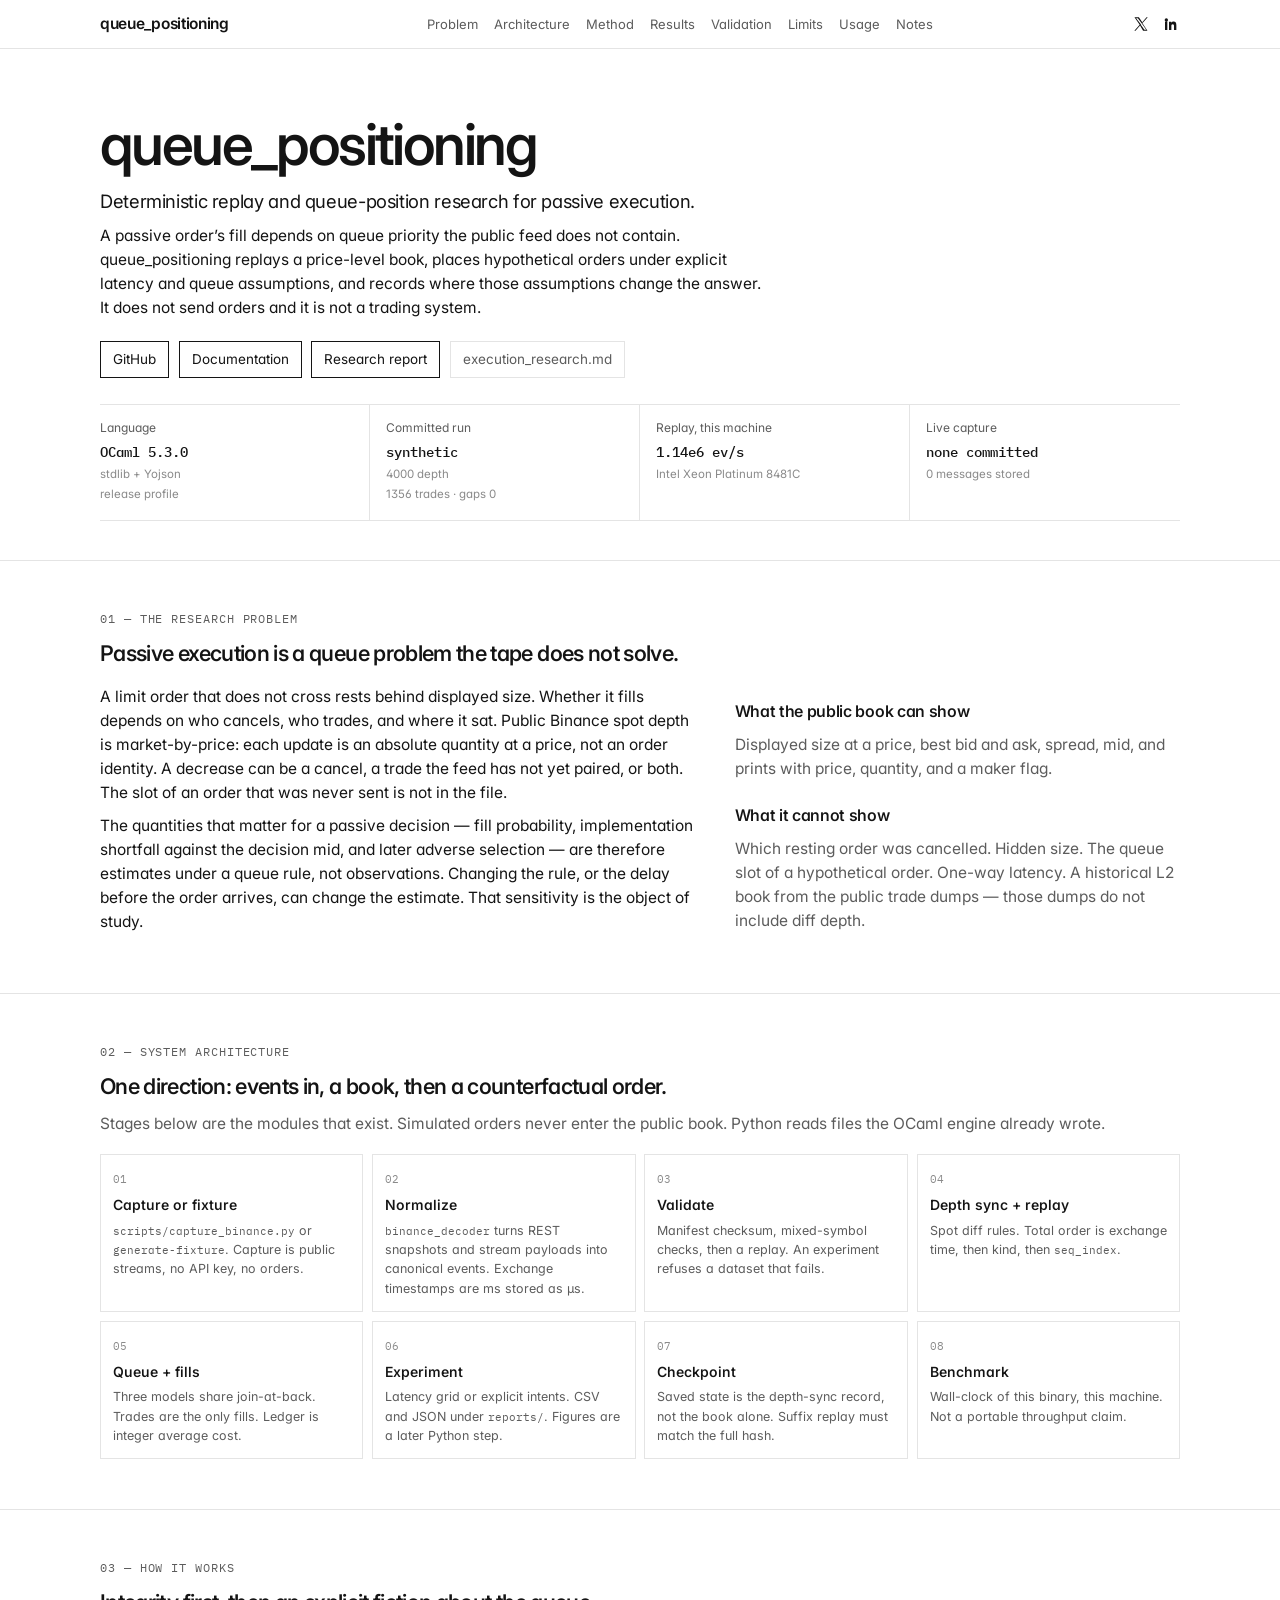
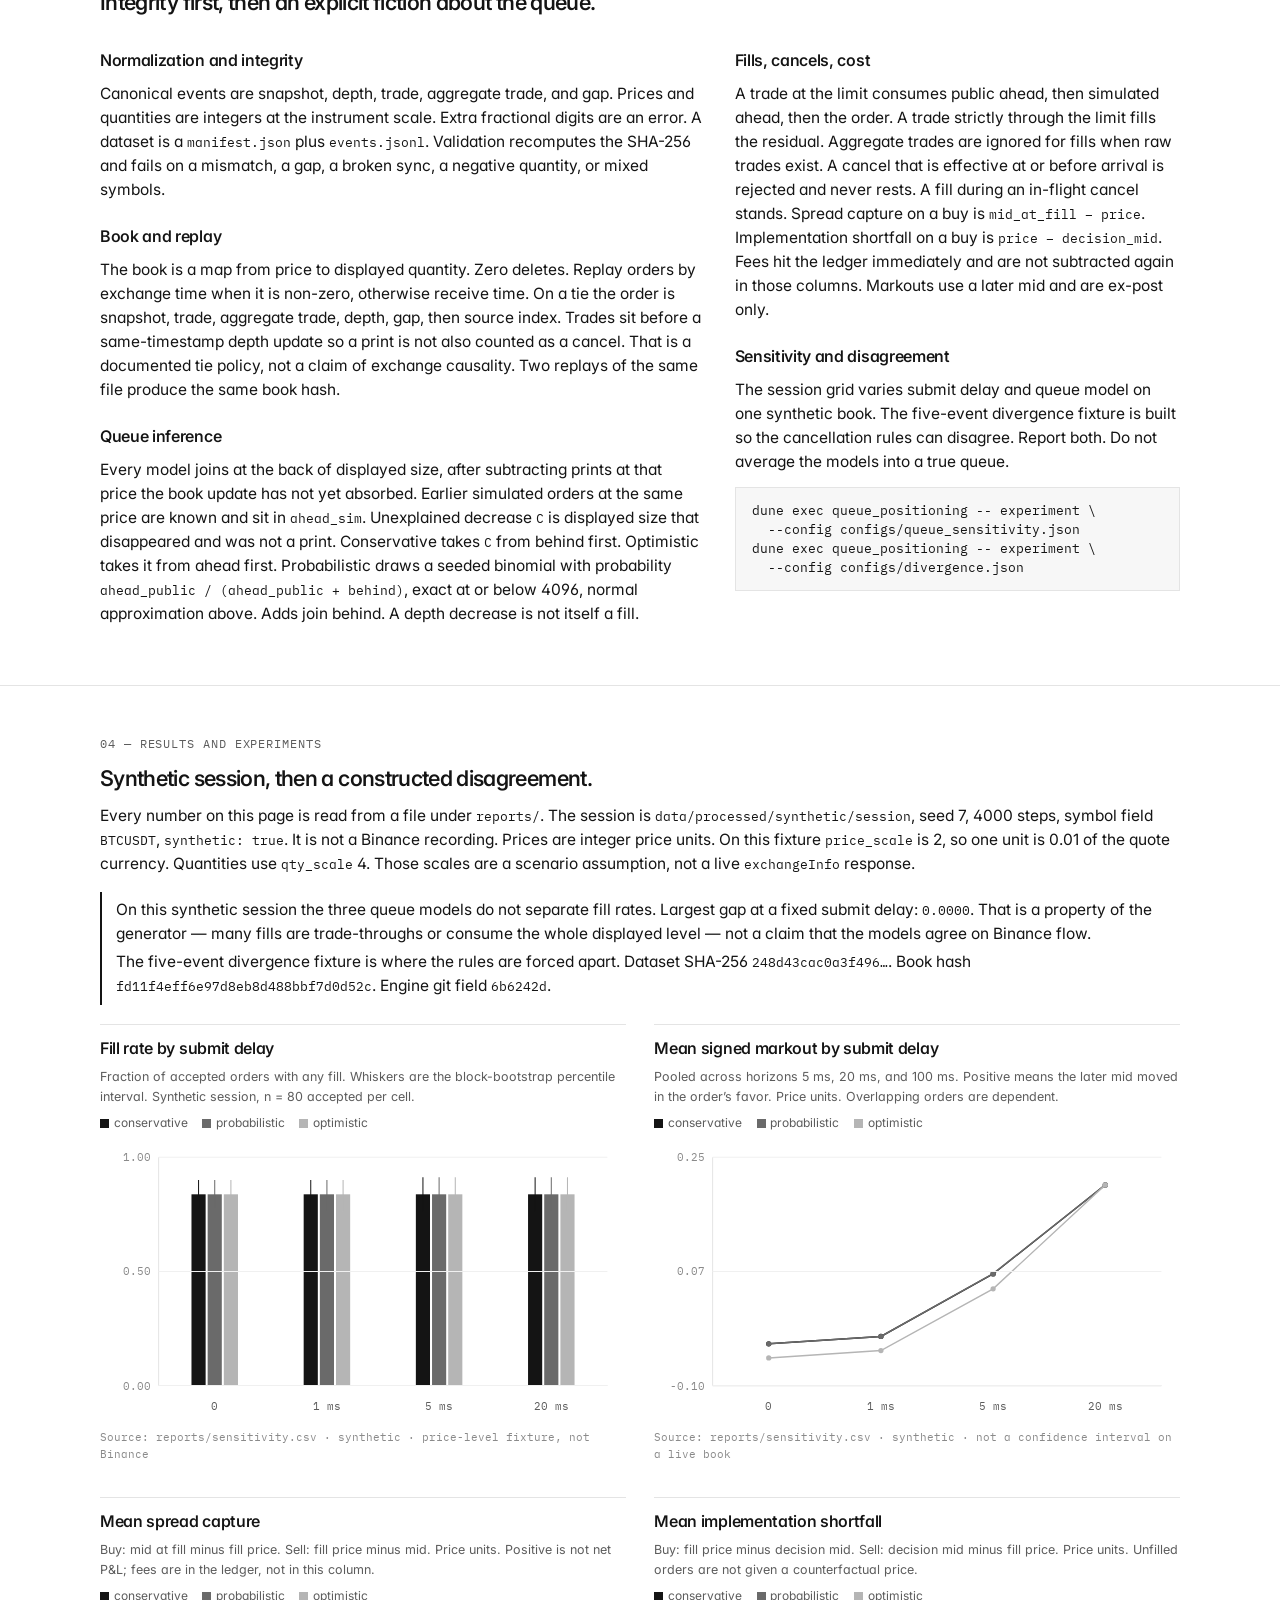
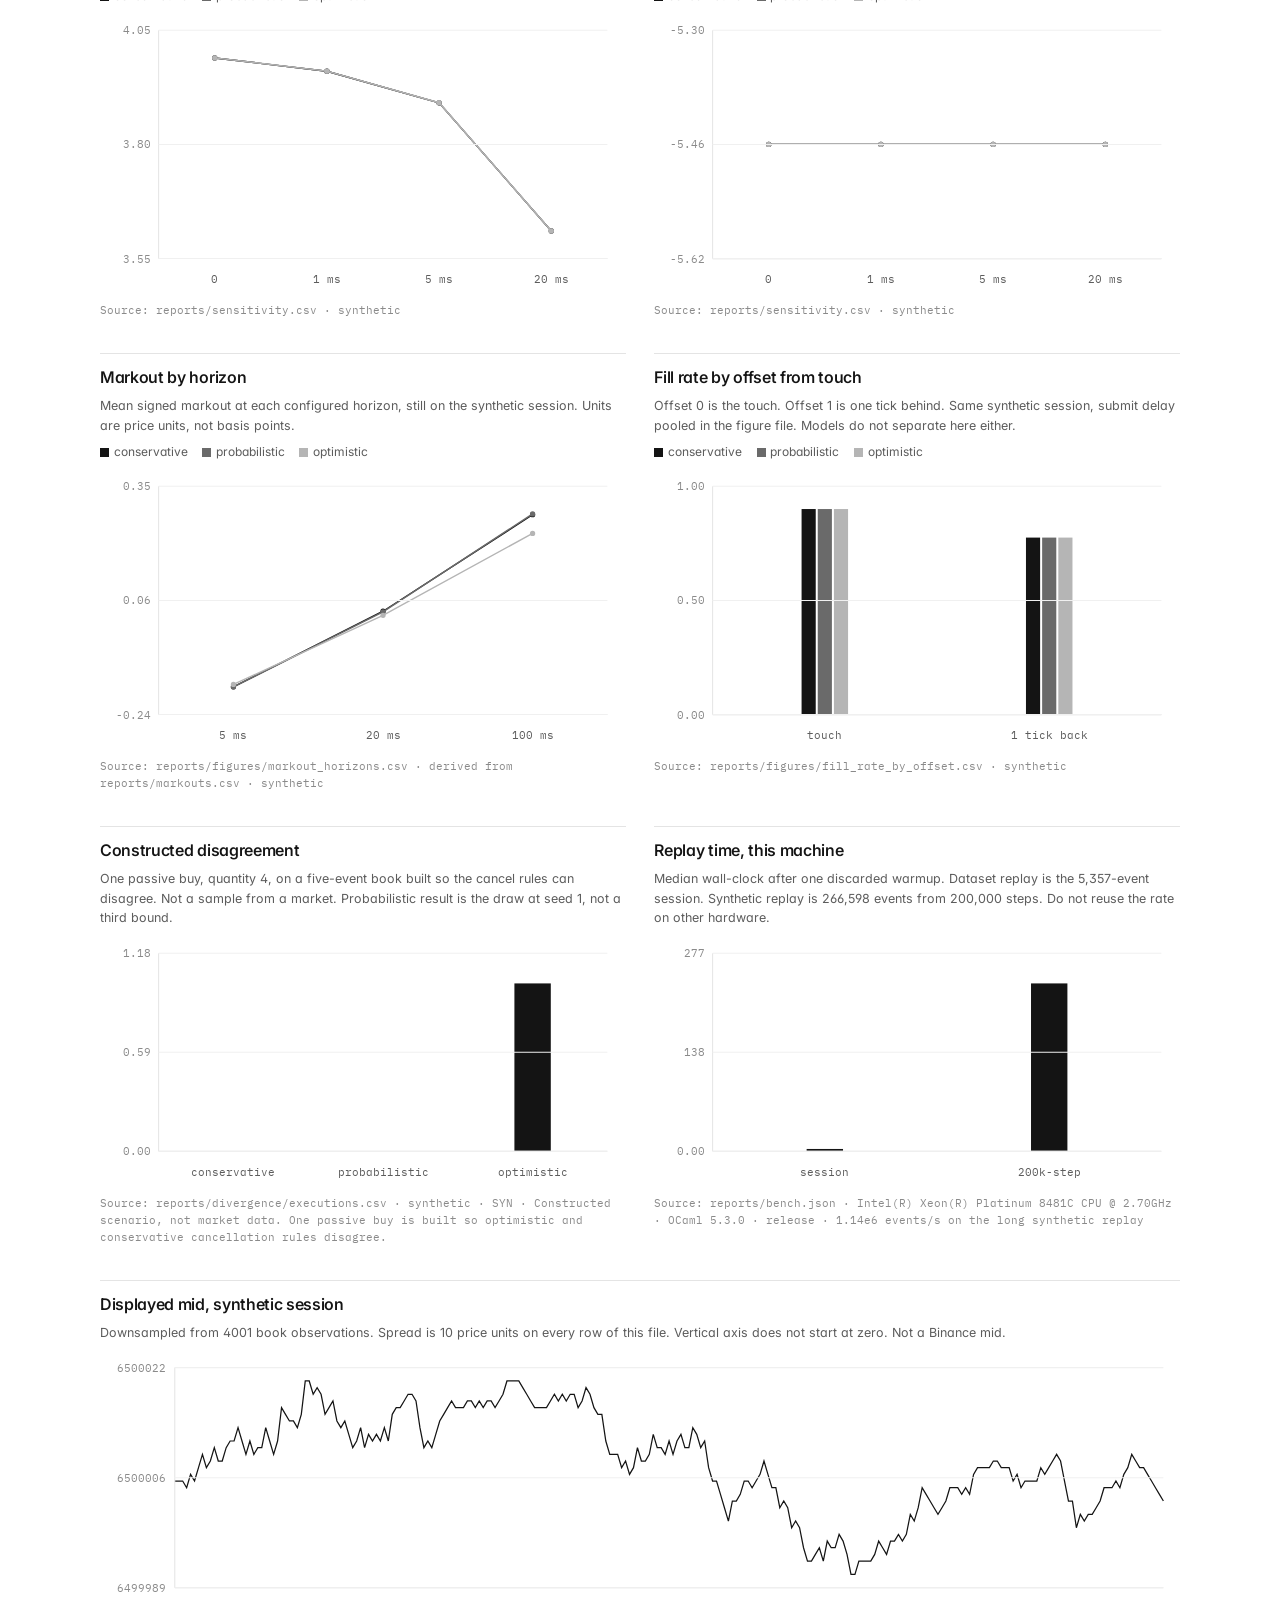
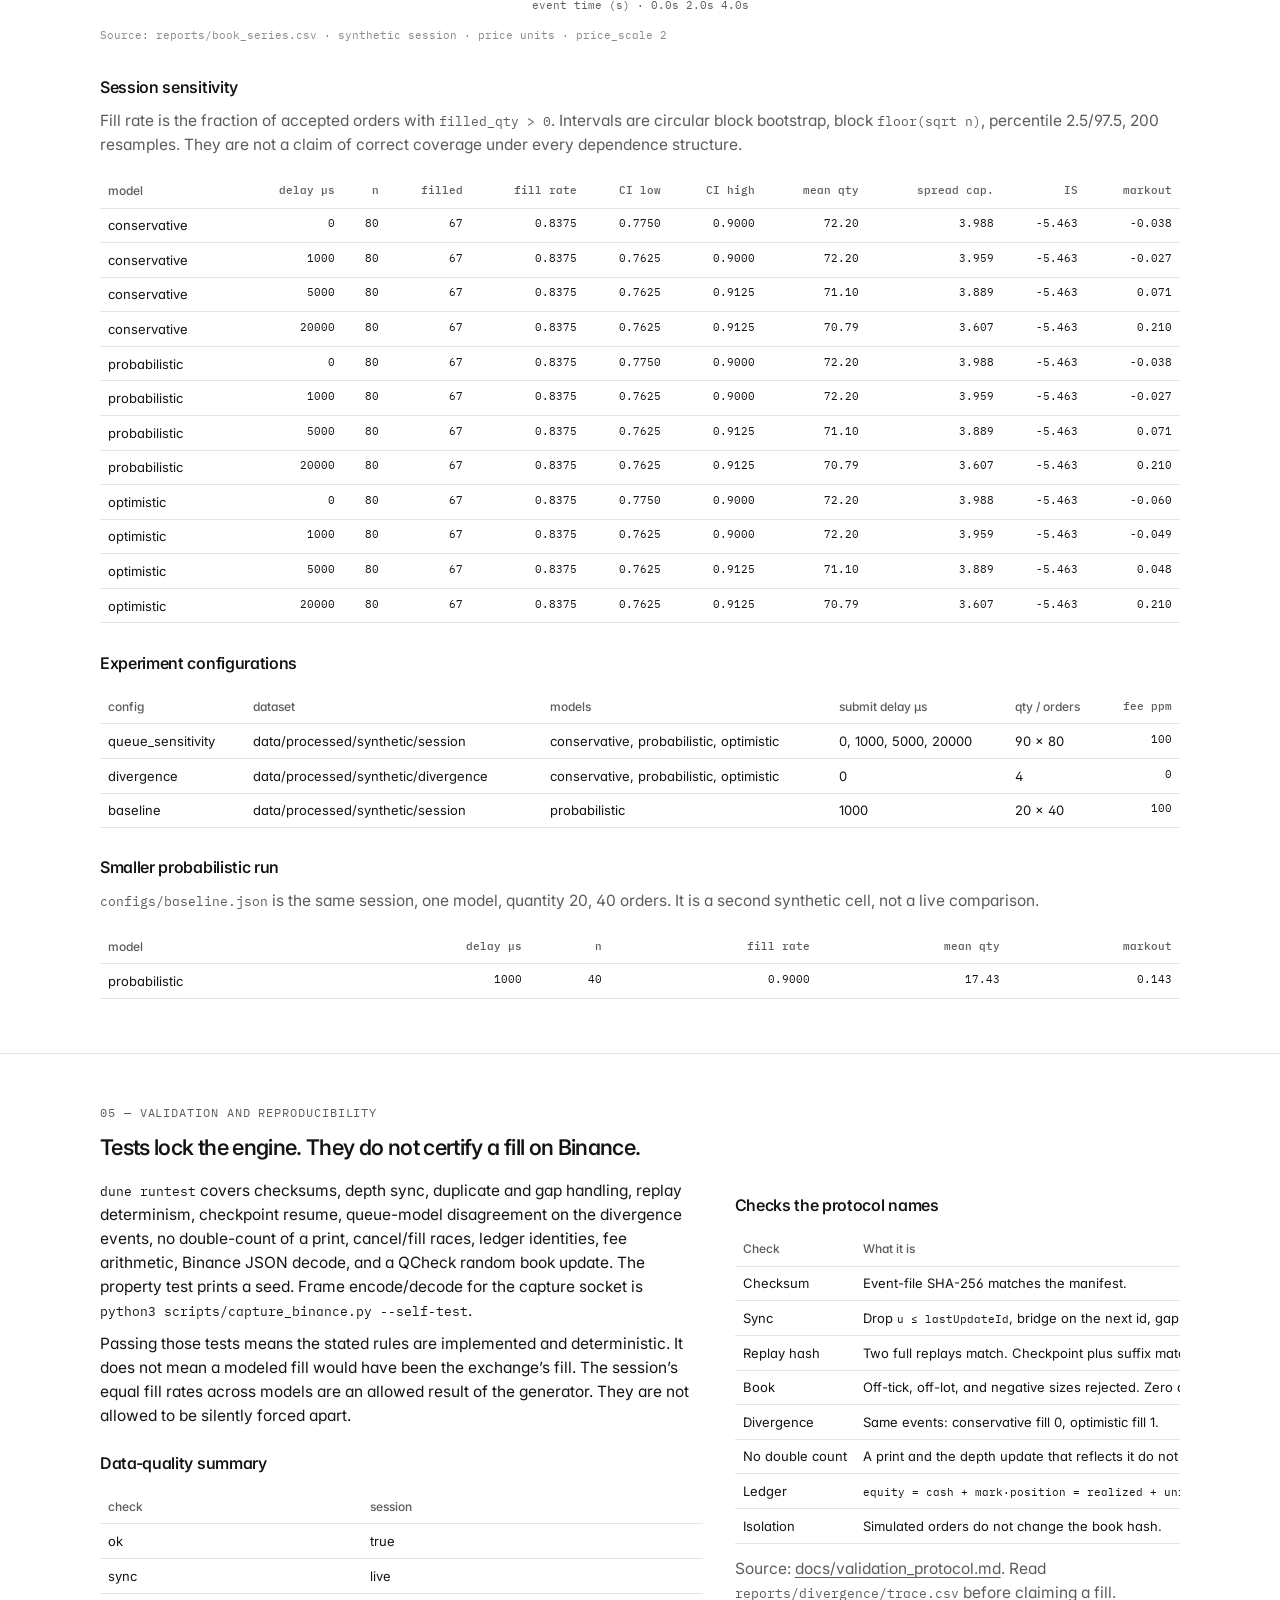
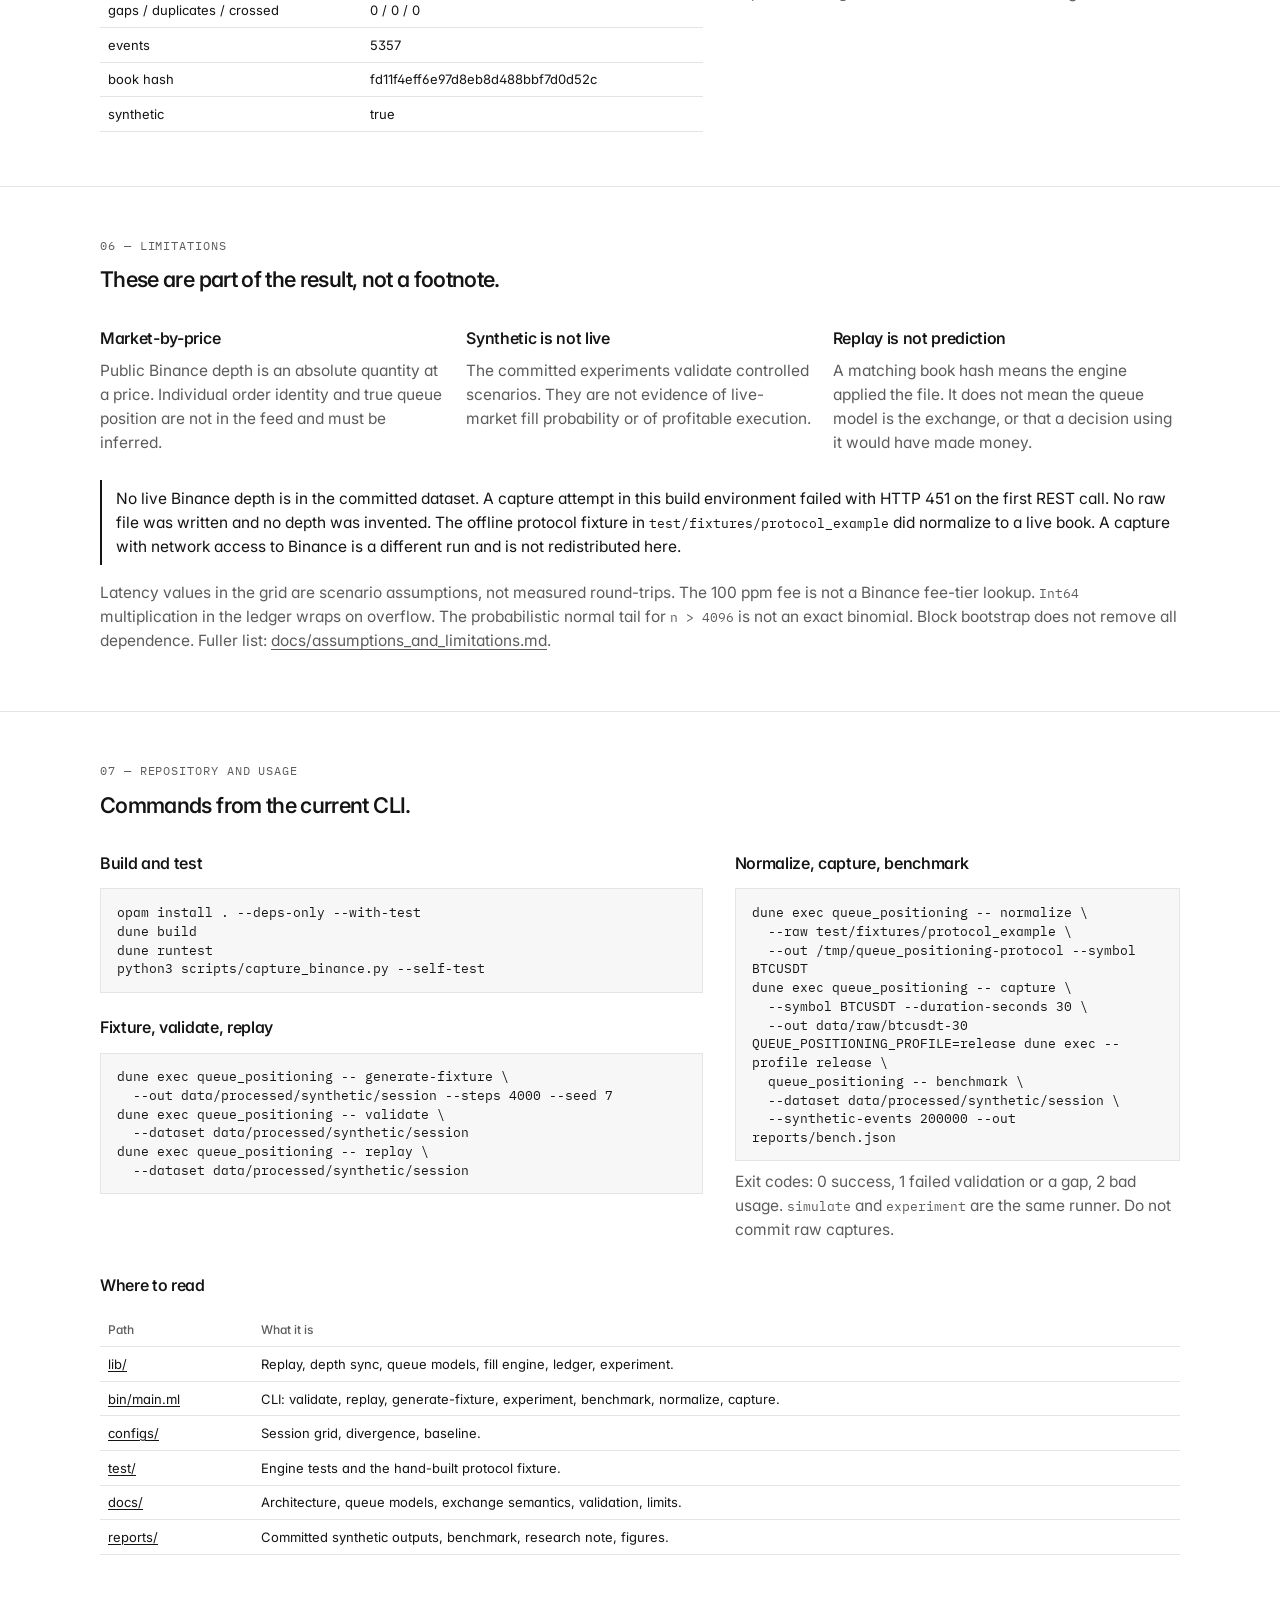
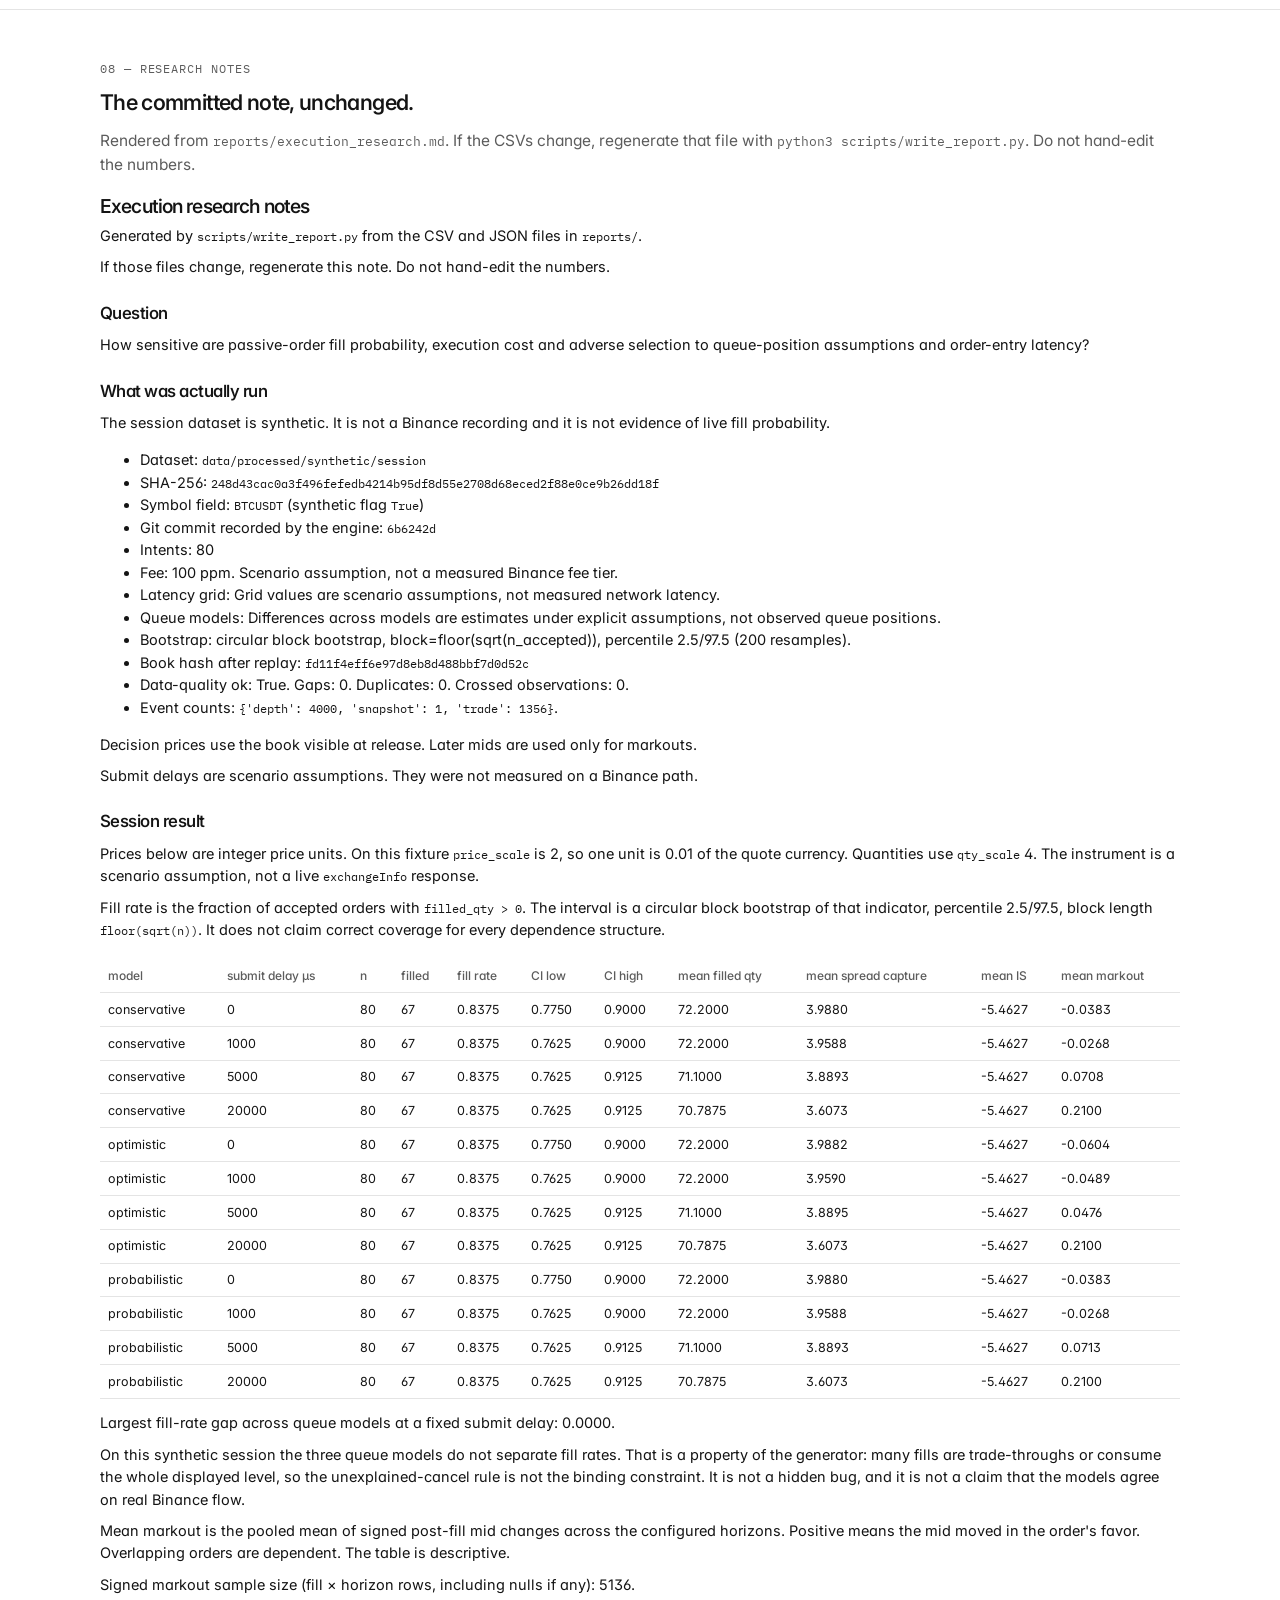
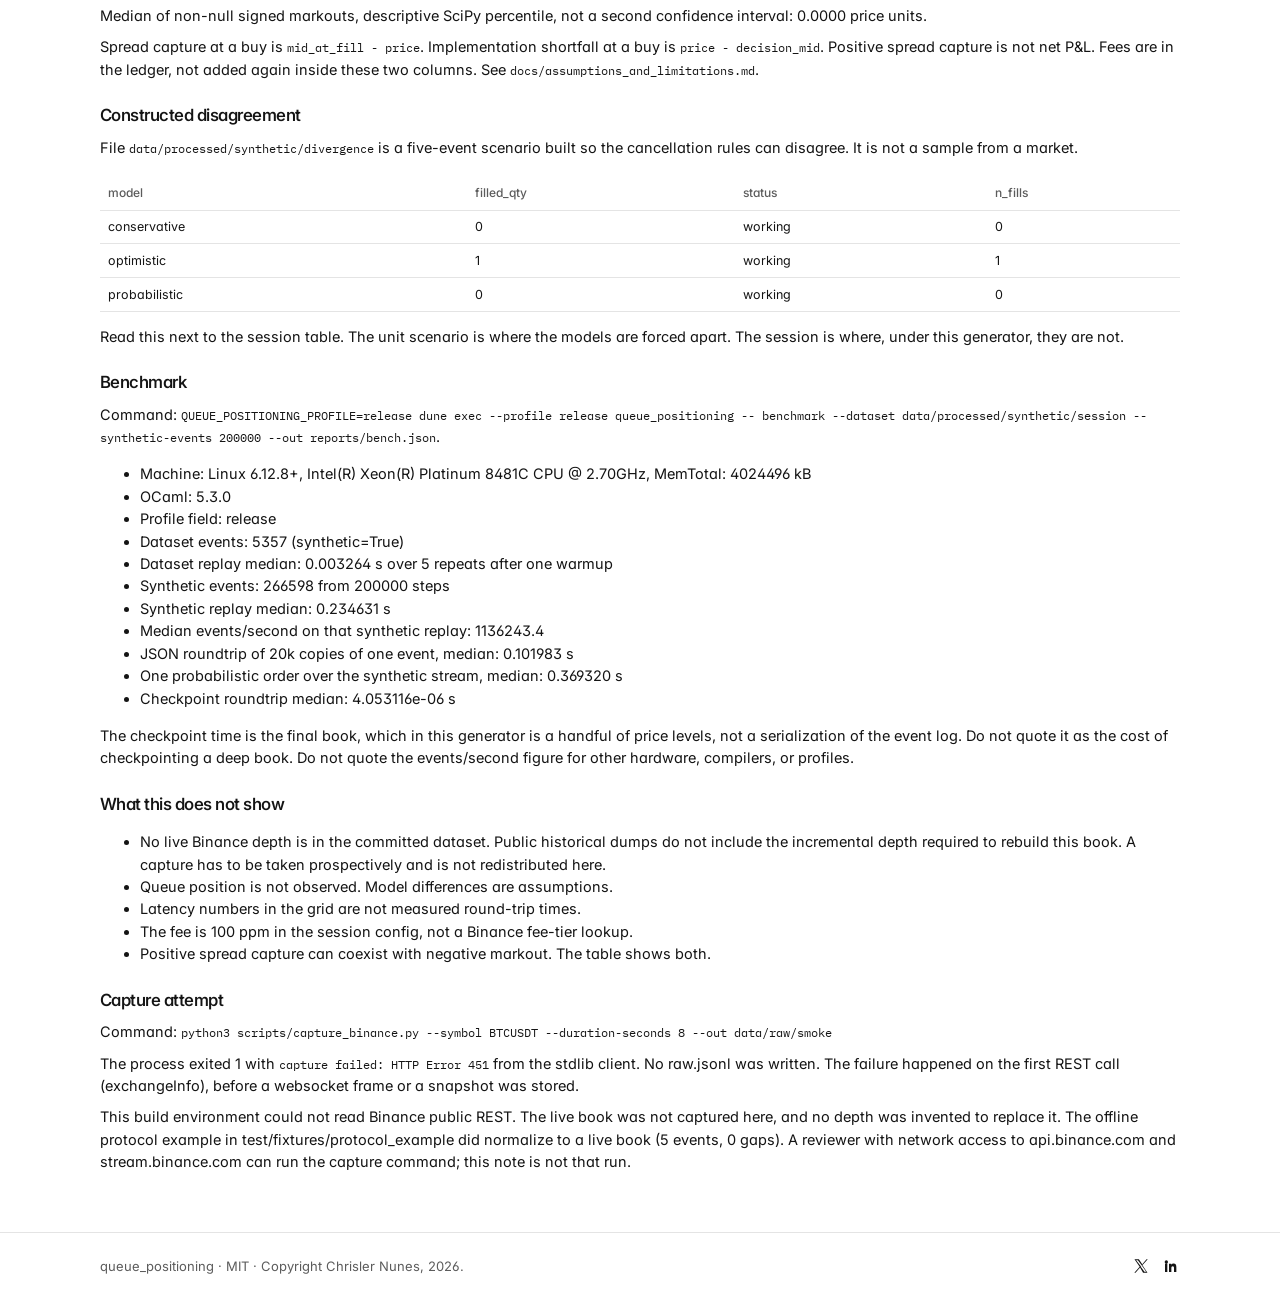
<file: index.html>
<!DOCTYPE html>
<html lang="en">
<head>
  <meta charset="utf-8">
  <meta name="viewport" content="width=device-width, initial-scale=1">
  <title>queue_positioning — deterministic replay and queue-position research</title>
  <meta name="description" content="queue_positioning is an OCaml research engine for deterministic market replay, queue-position inference, and passive-execution simulation. Synthetic results only; no live Binance book is committed.">
  <meta property="og:type" content="website">
  <meta property="og:site_name" content="queue_positioning">
  <meta property="og:url" content="https://chrislernunes.github.io/queue_positioning/">
  <meta property="og:title" content="queue_positioning">
  <meta property="og:description" content="Deterministic replay and queue-position research for passive execution.">
  <meta property="og:image" content="https://chrislernunes.github.io/queue_positioning/site/preview.png">
  <meta property="og:image:width" content="1200">
  <meta property="og:image:height" content="630">
  <meta property="og:image:alt" content="queue_positioning. Deterministic replay and queue-position research for passive execution.">
  <meta name="twitter:card" content="summary_large_image">
  <meta name="twitter:site" content="@chrislernunes">
  <meta name="twitter:title" content="queue_positioning">
  <meta name="twitter:description" content="Deterministic replay and queue-position research for passive execution.">
  <meta name="twitter:image" content="https://chrislernunes.github.io/queue_positioning/site/preview.png">
  <meta name="twitter:image:alt" content="queue_positioning. Deterministic replay and queue-position research for passive execution.">
  <link rel="canonical" href="site/">
  <link rel="icon" href="site/favicon.svg" type="image/svg+xml">
  <meta http-equiv="refresh" content="0; url=site/">
  <script>location.replace("site/" + location.search + location.hash);</script>
</head>
<body>
  <p><a href="site/">queue_positioning</a></p>
</body>
</html>
</file>
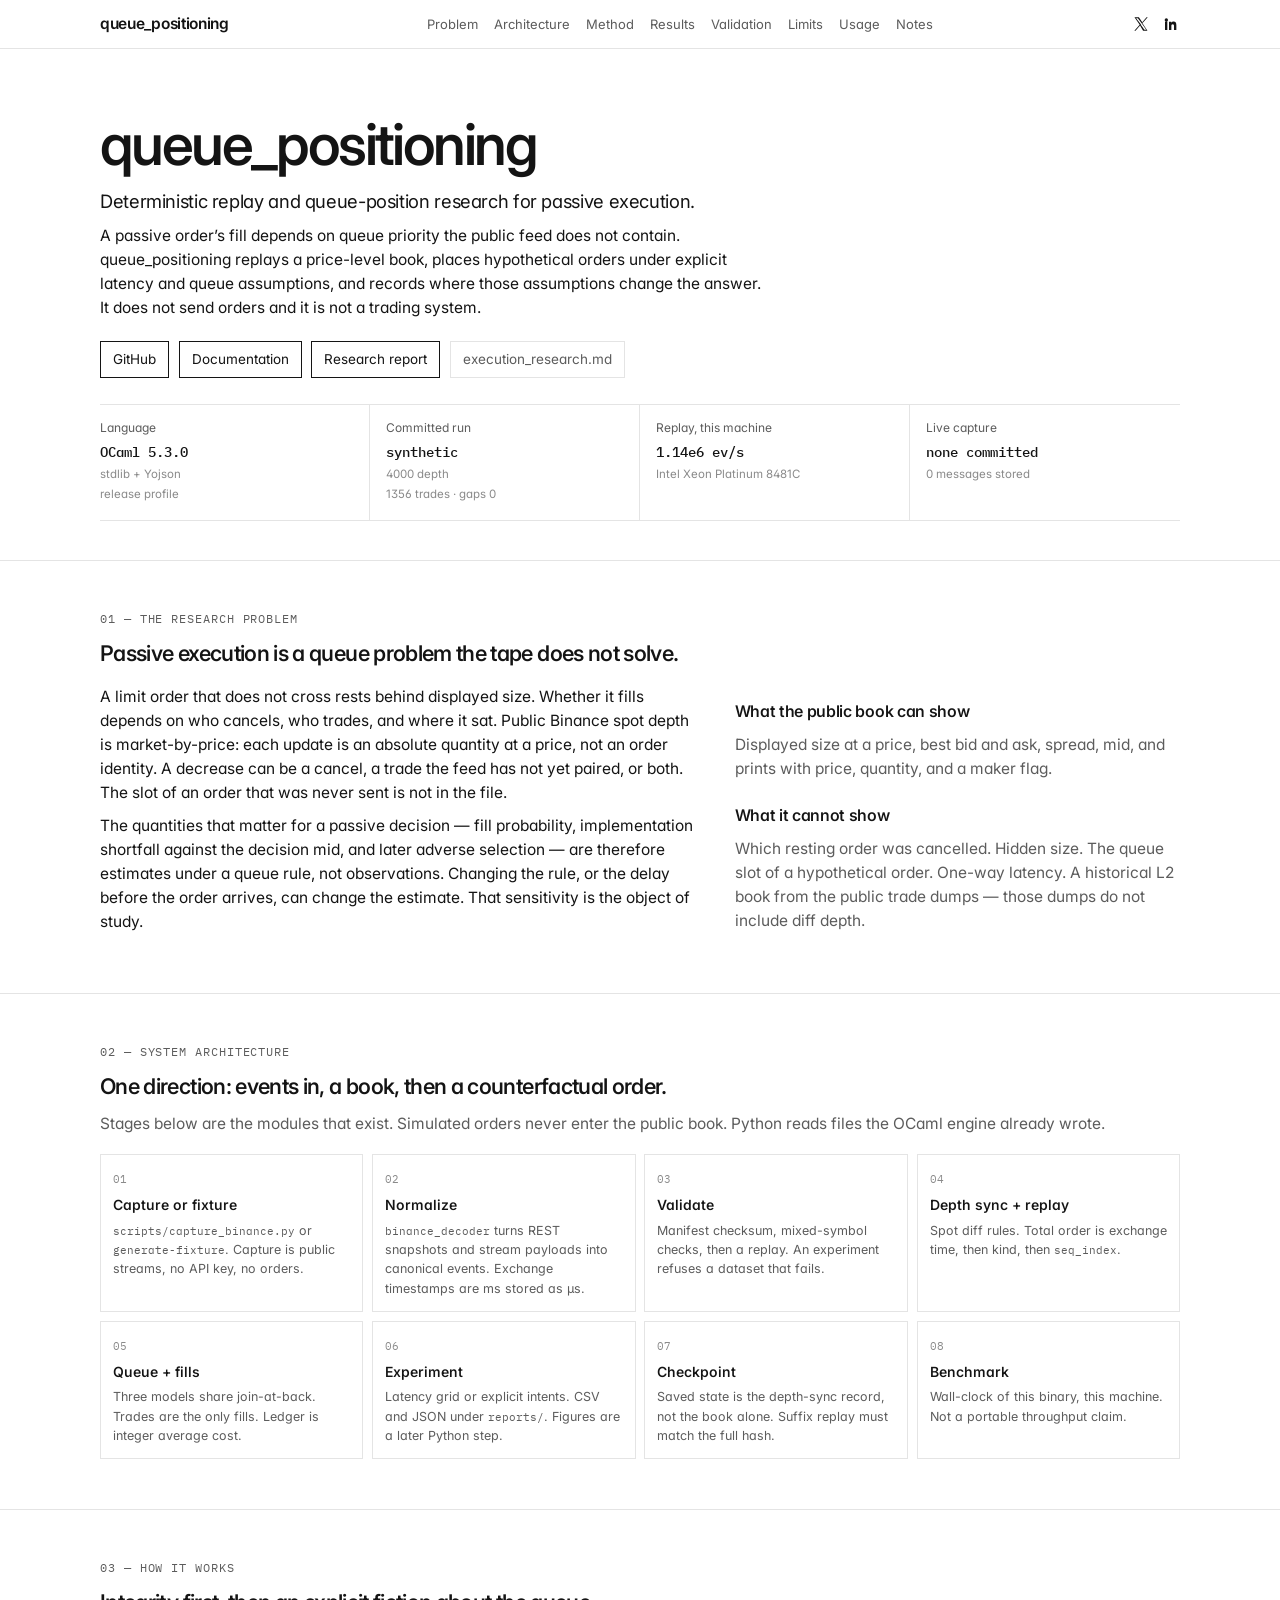
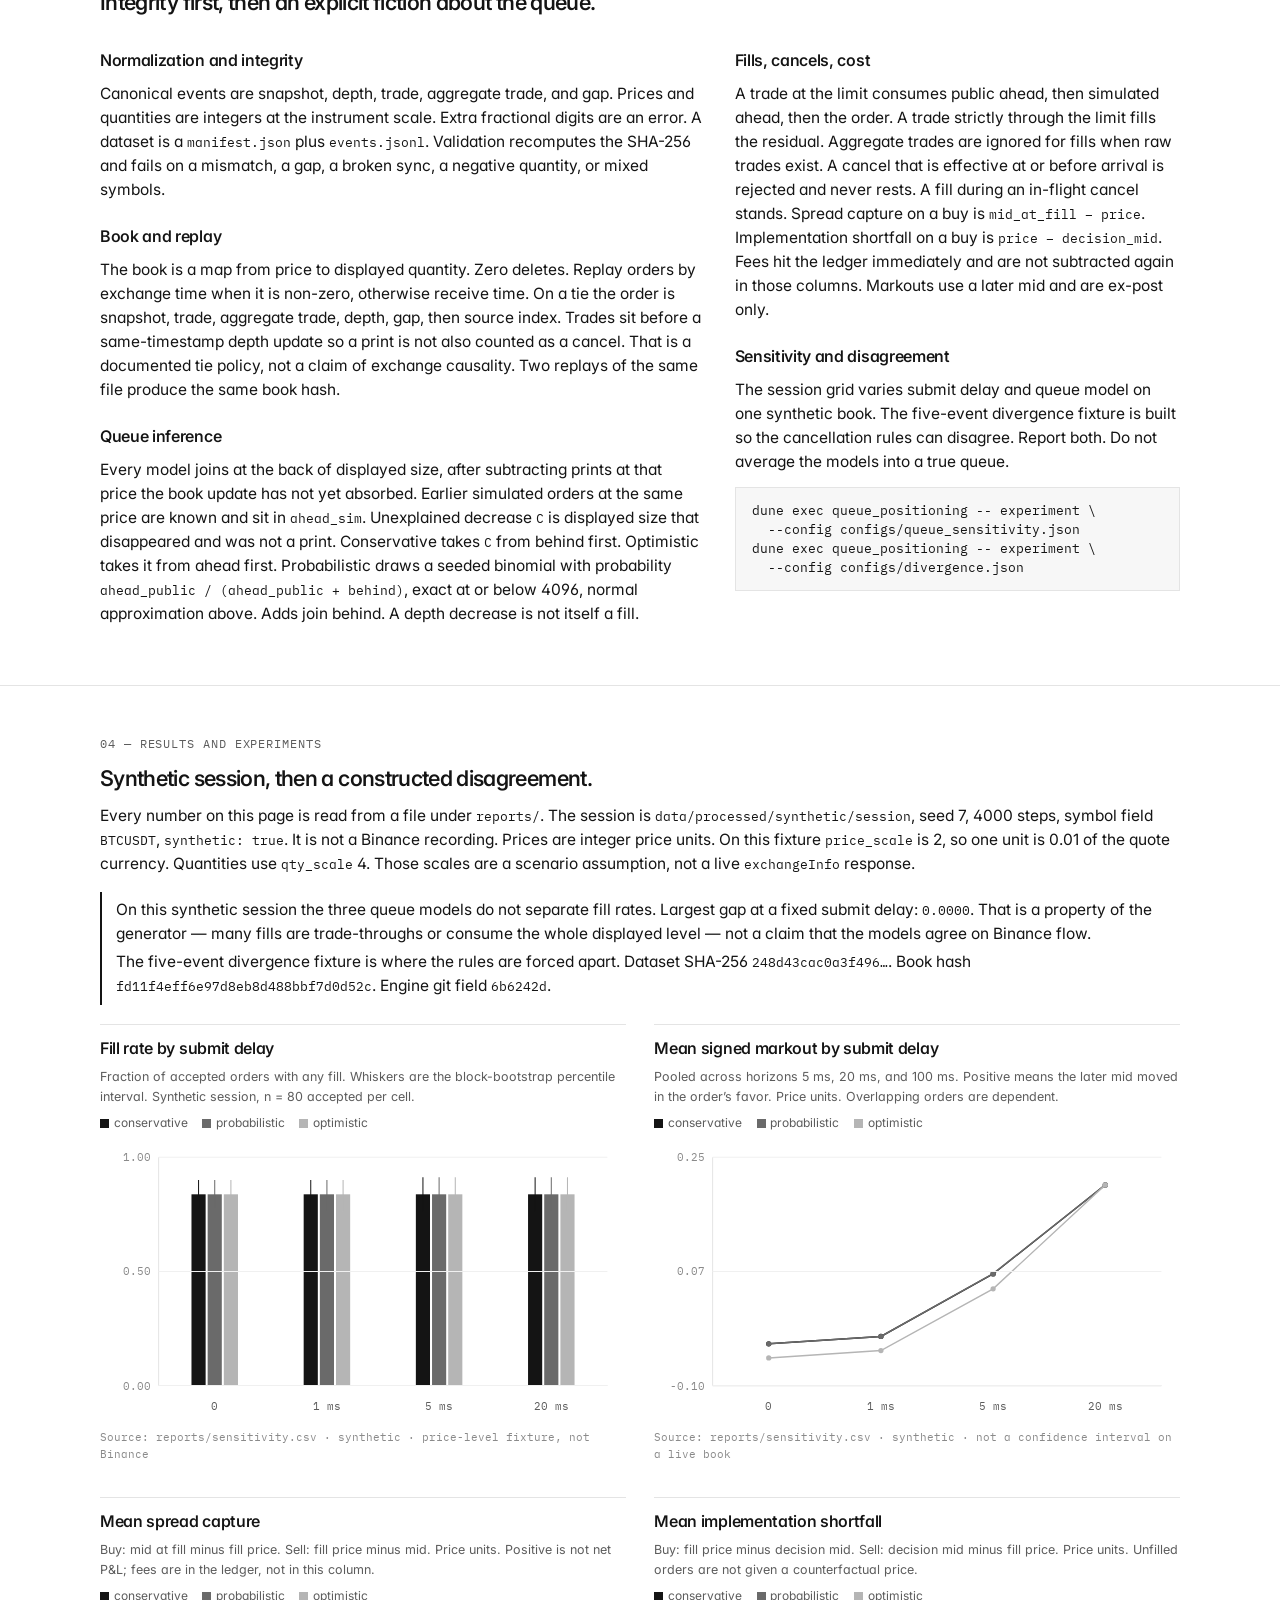
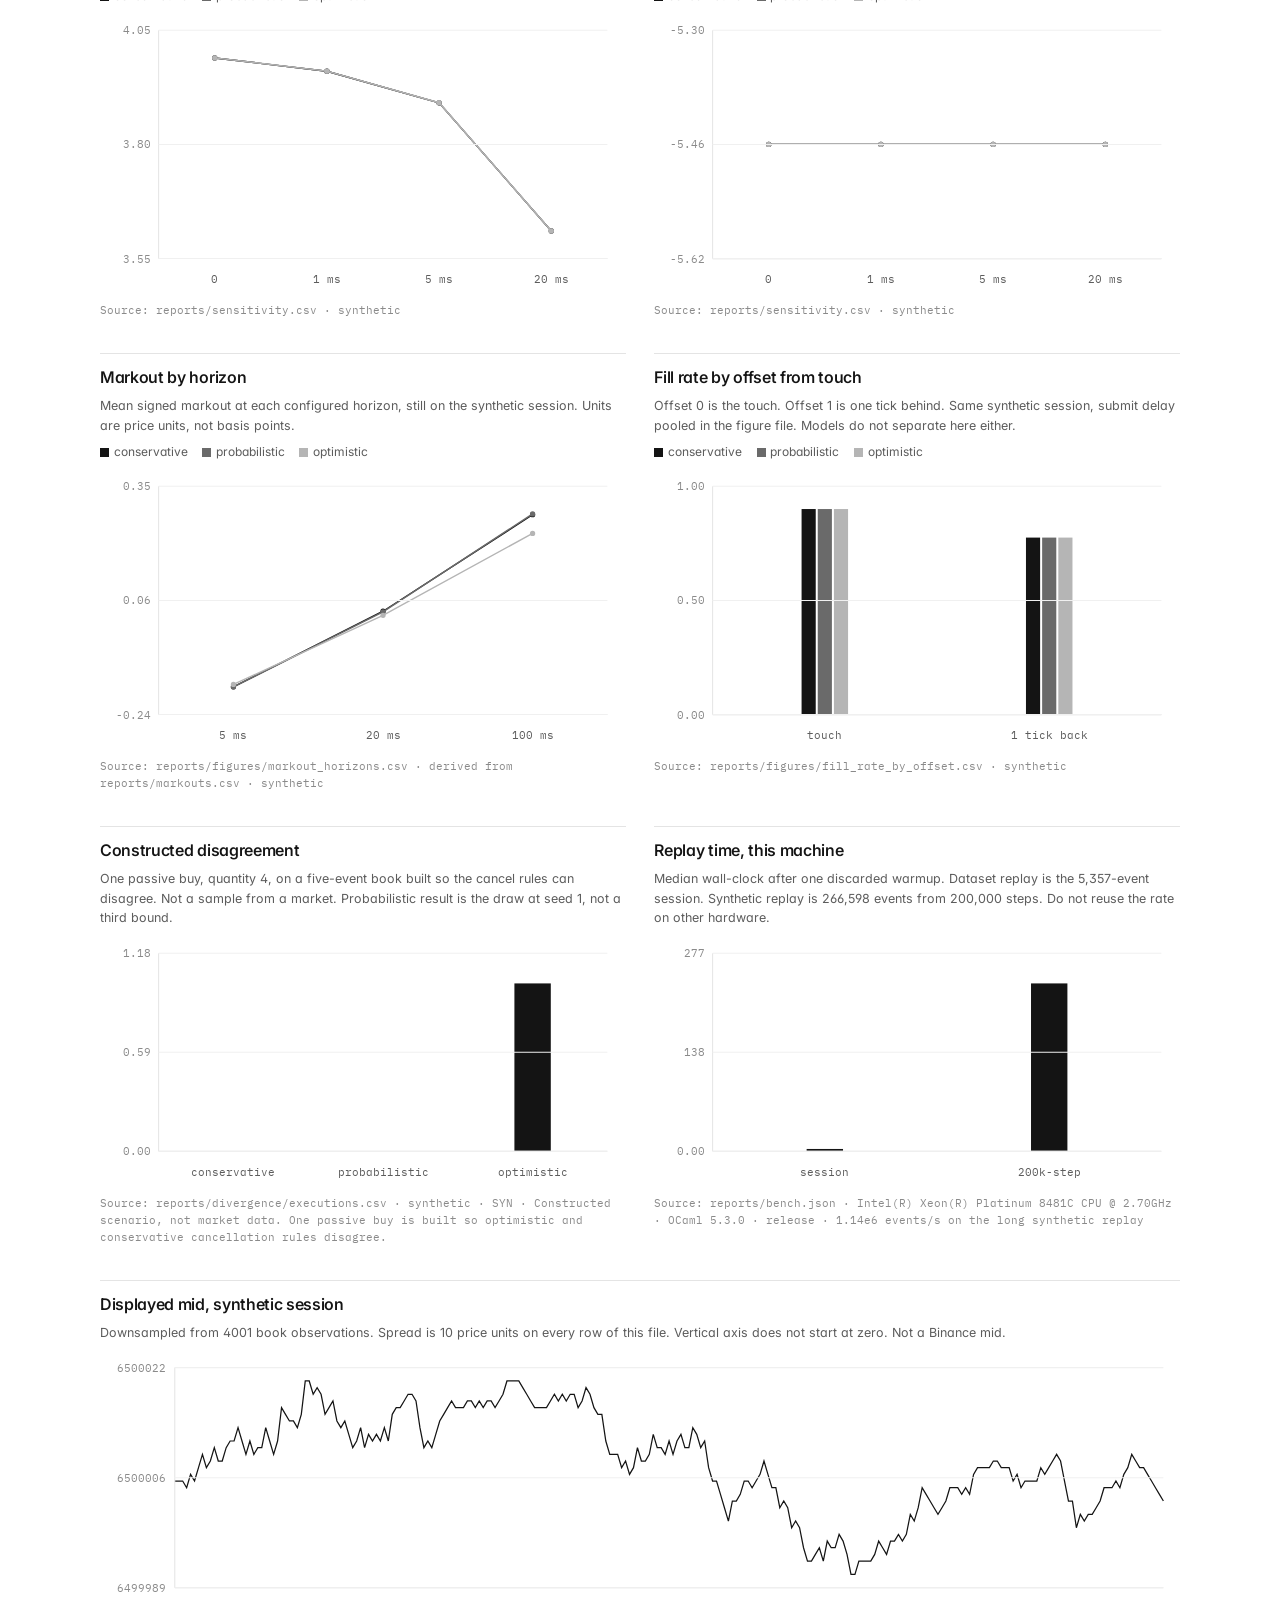
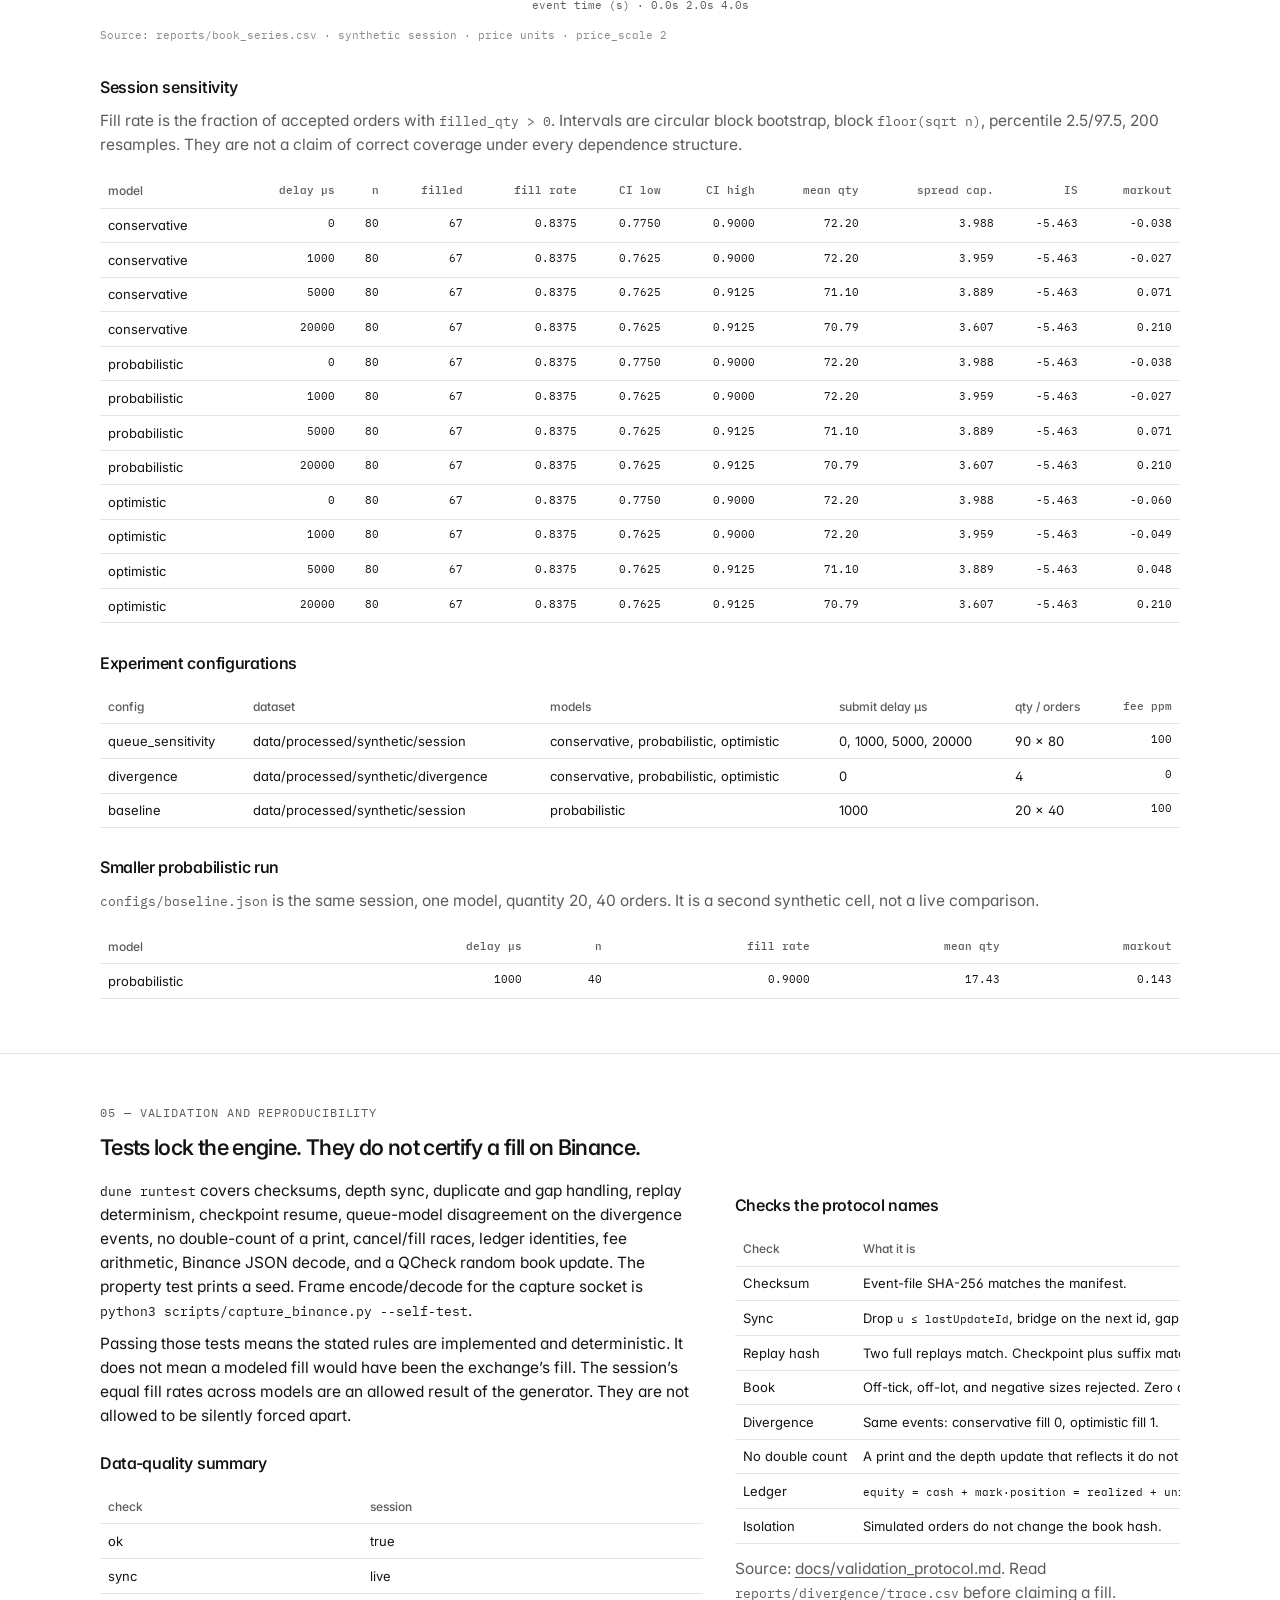
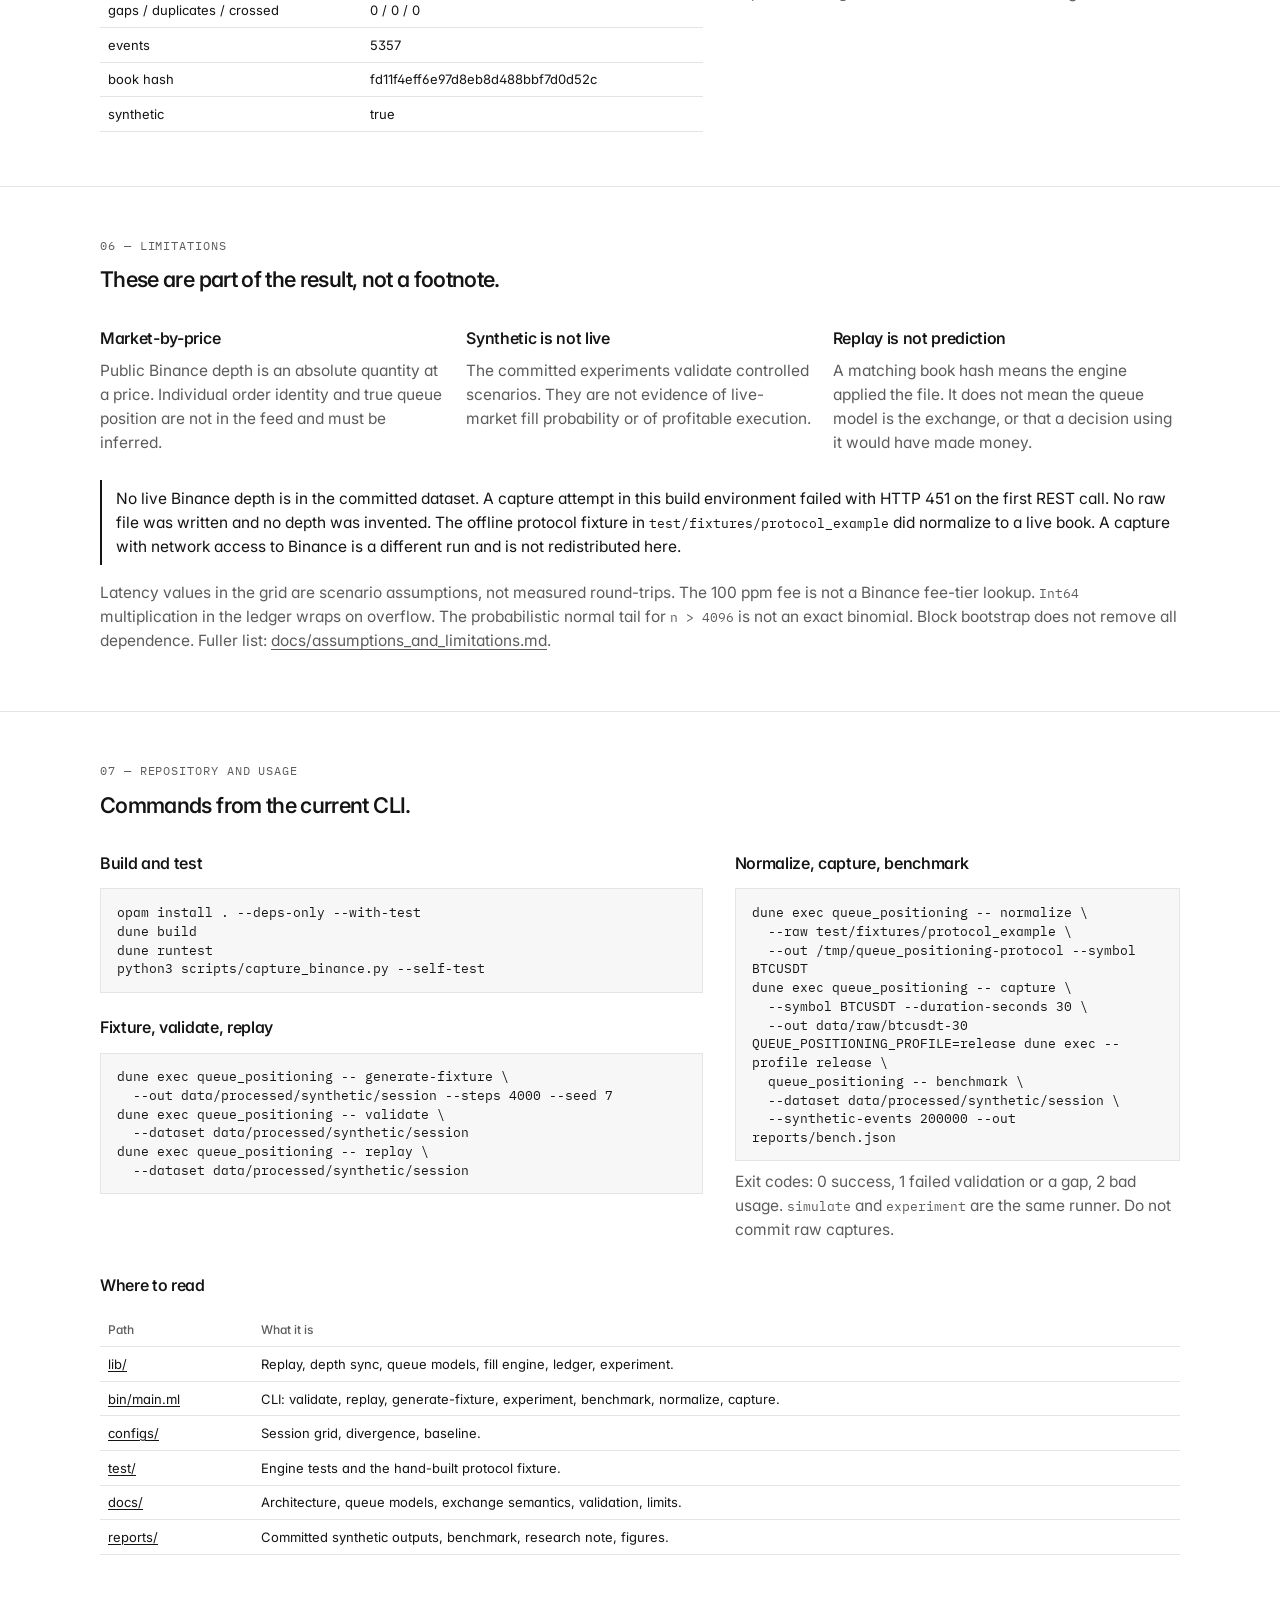
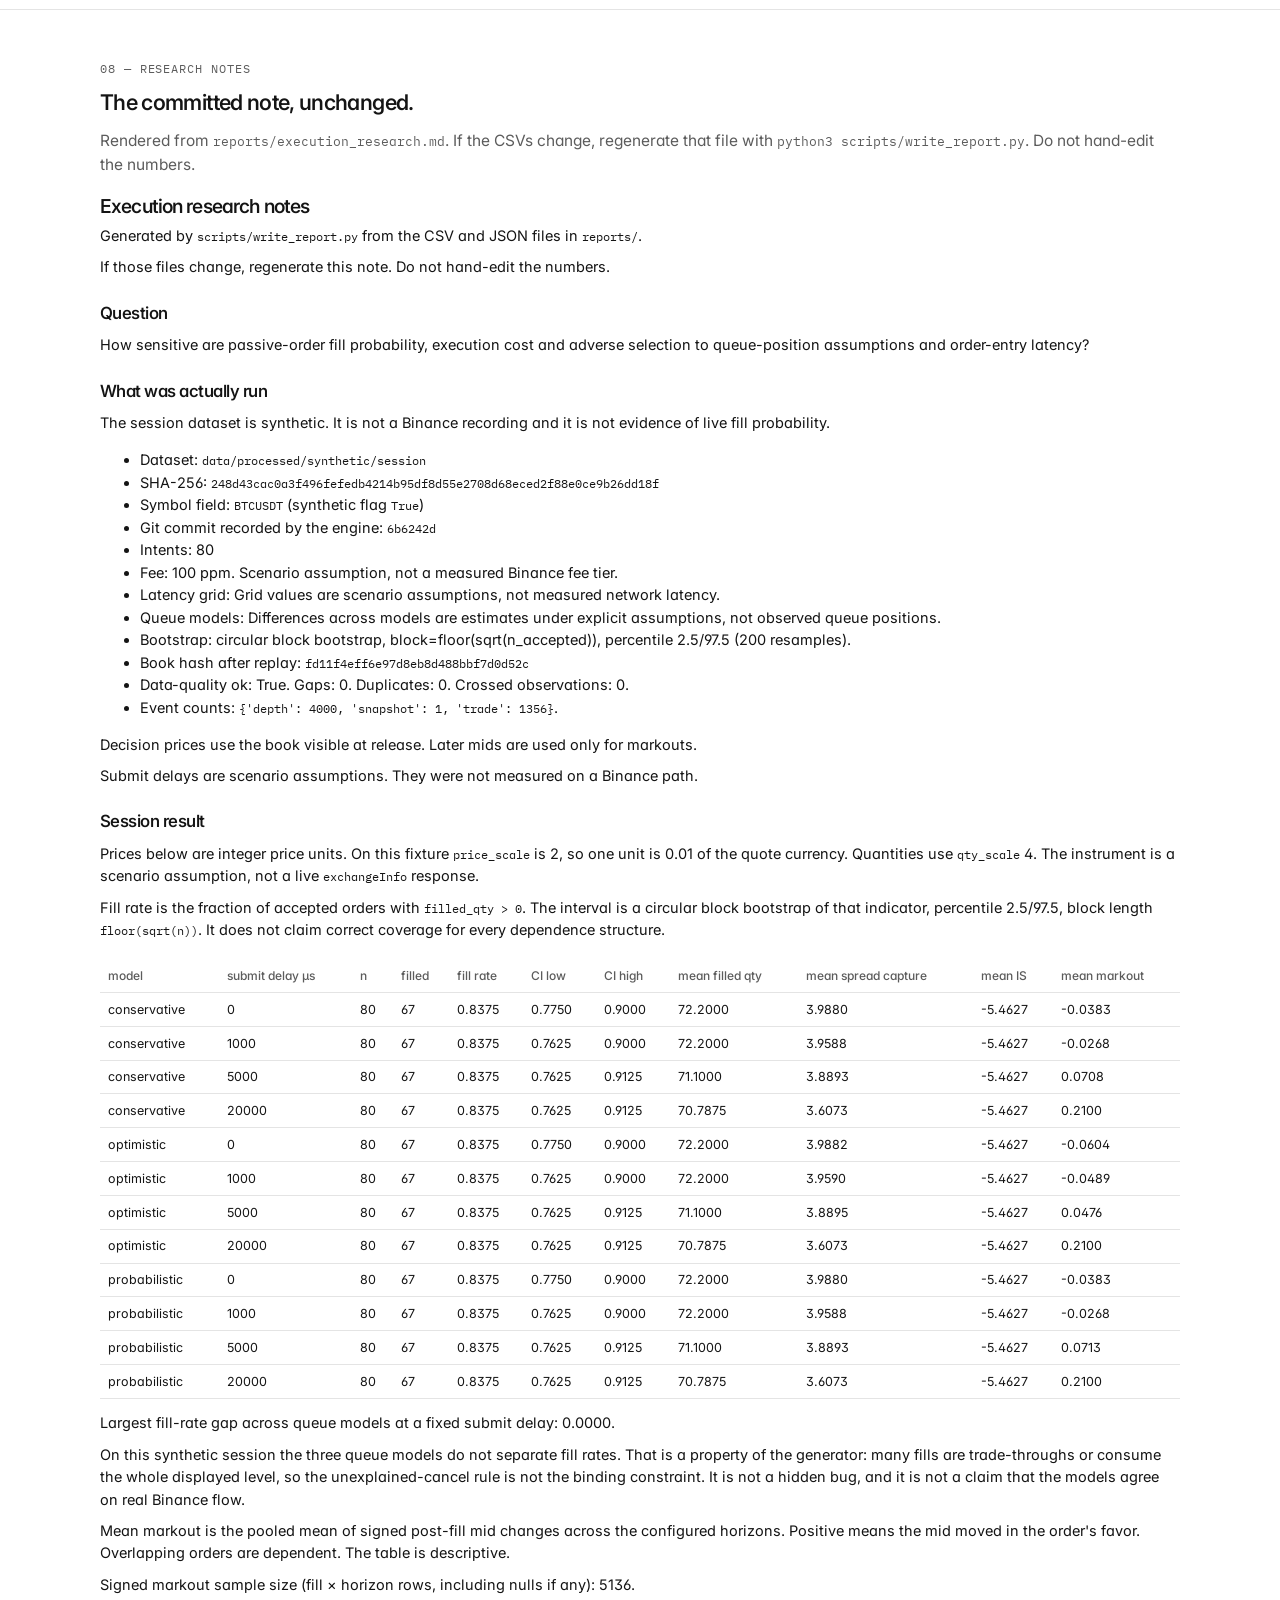
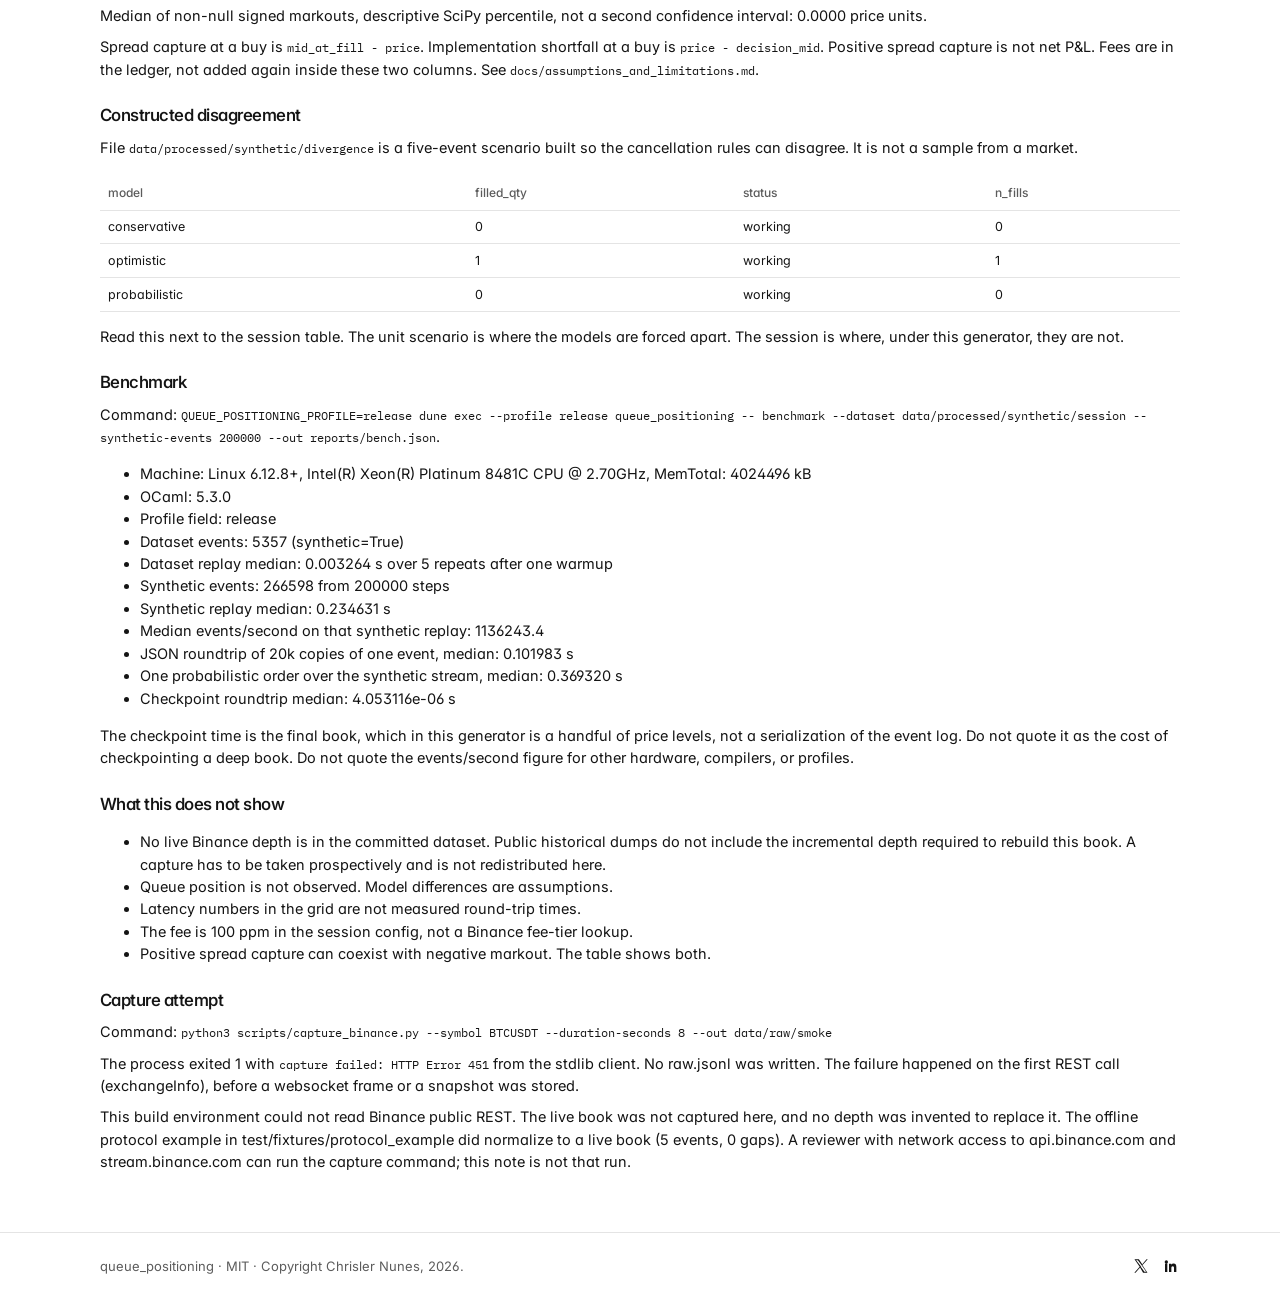
<file: site/index.html>
<!DOCTYPE html>
<html lang="en">
<head>
  <meta charset="utf-8">
  <meta name="viewport" content="width=device-width, initial-scale=1">
  <title>queue_positioning — deterministic replay and queue-position research</title>
  <meta name="description" content="queue_positioning is an OCaml research engine for deterministic market replay, queue-position inference, and passive-execution simulation. Synthetic results only; no live Binance book is committed.">
  <meta property="og:type" content="website">
  <meta property="og:site_name" content="queue_positioning">
  <meta property="og:url" content="https://chrislernunes.github.io/queue_positioning/">
  <meta property="og:title" content="queue_positioning">
  <meta property="og:description" content="Deterministic replay and queue-position research for passive execution.">
  <meta property="og:image" content="https://chrislernunes.github.io/queue_positioning/site/preview.png">
  <meta property="og:image:width" content="1200">
  <meta property="og:image:height" content="630">
  <meta property="og:image:alt" content="queue_positioning. Deterministic replay and queue-position research for passive execution.">
  <meta name="twitter:card" content="summary_large_image">
  <meta name="twitter:site" content="@chrislernunes">
  <meta name="twitter:title" content="queue_positioning">
  <meta name="twitter:description" content="Deterministic replay and queue-position research for passive execution.">
  <meta name="twitter:image" content="https://chrislernunes.github.io/queue_positioning/site/preview.png">
  <meta name="twitter:image:alt" content="queue_positioning. Deterministic replay and queue-position research for passive execution.">
  <link rel="icon" href="favicon.svg" type="image/svg+xml">
  <link rel="preconnect" href="https://fonts.googleapis.com">
  <link rel="preconnect" href="https://fonts.gstatic.com" crossorigin>
  <link href="https://fonts.googleapis.com/css2?family=IBM+Plex+Mono:wght@400;500&family=Inter:wght@400;500;600&display=swap" rel="stylesheet">
  <link rel="stylesheet" href="site.css?v=5">
</head>
<body>
  <nav class="nav">
    <div class="wrap">
      <a class="brand" href="#top">queue_positioning</a>
      <div class="nav-links" id="site-nav">
        <a href="#problem">Problem</a>
        <a href="#architecture">Architecture</a>
        <a href="#method">Method</a>
        <a href="#results">Results</a>
        <a href="#validation">Validation</a>
        <a href="#limits">Limits</a>
        <a href="#usage">Usage</a>
        <a href="#notes">Notes</a>
      </div>
      <div class="nav-end">
        <div class="social">
          <a href="https://x.com/chrislernunes" aria-label="X" target="_blank" rel="noopener noreferrer">
            <svg width="16" height="16" viewBox="0 0 24 24" aria-hidden="true"><path d="M14.7 10.3 22.1 2h-1.8l-6.4 7.2L8.8 2H2.2l7.8 11L2 22h1.8l6.8-7.7L15.1 22h6.6l-8-11.7Zm-2.4 2.7-.8-1.1L4.6 3.3h2.7l5.1 7 .8 1.1 6.6 9.2h-2.7l-5.4-7.6Z"/></svg>
          </a>
          <a href="https://www.linkedin.com/in/chrisler-nunes-335333161" aria-label="LinkedIn" target="_blank" rel="noopener noreferrer">
            <svg width="16" height="16" viewBox="0 0 24 24" aria-hidden="true"><path d="M4.98 3.5A2.5 2.5 0 1 1 2.5 6a2.5 2.5 0 0 1 2.48-2.5ZM3 8.5H6.5V21H3Zm6 0h3.4v1.7h.05c.47-.9 1.62-1.85 3.34-1.85 3.57 0 4.23 2.35 4.23 5.4V21H16.5v-5.55c0-1.32-.02-3.02-1.84-3.02-1.84 0-2.12 1.44-2.12 2.92V21H9Z"/></svg>
          </a>
        </div>
        <button class="nav-toggle" type="button" aria-expanded="false" aria-controls="site-nav">
          <span>Menu</span>
          <svg width="12" height="12" viewBox="0 0 12 12" aria-hidden="true"><path d="M2.2 4.3 6 8l3.8-3.7" fill="none" stroke="currentColor" stroke-width="1.2"/></svg>
        </button>
      </div>
    </div>
  </nav>

  <header class="hero" id="top">
    <div class="wrap">
      <h1>queue_positioning</h1>
      <p class="subtitle">Deterministic replay and queue-position research for passive execution.</p>
      <p class="lede">A passive order’s fill depends on queue priority the public feed does not contain. queue_positioning replays a price-level book, places hypothetical orders under explicit latency and queue assumptions, and records where those assumptions change the answer. It does not send orders and it is not a trading system.</p>
      <div class="links">
        <a href="https://github.com/chrislernunes/queue_positioning">GitHub</a>
        <a href="https://github.com/chrislernunes/queue_positioning/tree/main/docs">Documentation</a>
        <a href="#notes">Research report</a>
        <a class="ghost" href="https://github.com/chrislernunes/queue_positioning/blob/main/reports/execution_research.md">execution_research.md</a>
      </div>
      <div class="facts" id="facts">
        <div class="fact"><span>Language</span><b>OCaml 5.3</b><small>stdlib + Yojson</small></div>
        <div class="fact"><span>Committed run</span><b>synthetic</b><small>loading…</small></div>
        <div class="fact"><span>Replay</span><b>—</b><small>loading bench.json</small></div>
        <div class="fact"><span>Live capture</span><b>none committed</b><small>client exists</small></div>
      </div>
    </div>
  </header>

  <section id="problem">
    <div class="wrap">
      <p class="section-label">01 — The research problem</p>
      <h2>Passive execution is a queue problem the tape does not solve.</h2>
      <div class="grid-2">
        <div>
          <p>A limit order that does not cross rests behind displayed size. Whether it fills depends on who cancels, who trades, and where it sat. Public Binance spot depth is market-by-price: each update is an absolute quantity at a price, not an order identity. A decrease can be a cancel, a trade the feed has not yet paired, or both. The slot of an order that was never sent is not in the file.</p>
          <p>The quantities that matter for a passive decision — fill probability, implementation shortfall against the decision mid, and later adverse selection — are therefore estimates under a queue rule, not observations. Changing the rule, or the delay before the order arrives, can change the estimate. That sensitivity is the object of study.</p>
        </div>
        <div>
          <h3>What the public book can show</h3>
          <p class="muted">Displayed size at a price, best bid and ask, spread, mid, and prints with price, quantity, and a maker flag.</p>
          <h3>What it cannot show</h3>
          <p class="muted">Which resting order was cancelled. Hidden size. The queue slot of a hypothetical order. One-way latency. A historical L2 book from the public trade dumps — those dumps do not include diff depth.</p>
        </div>
      </div>
    </div>
  </section>

  <section id="architecture">
    <div class="wrap">
      <p class="section-label">02 — System architecture</p>
      <h2>One direction: events in, a book, then a counterfactual order.</h2>
      <p class="muted">Stages below are the modules that exist. Simulated orders never enter the public book. Python reads files the OCaml engine already wrote.</p>
      <div class="pipe">
        <div class="stage"><span class="n">01</span><strong>Capture or fixture</strong><p><code>scripts/capture_binance.py</code> or <code>generate-fixture</code>. Capture is public streams, no API key, no orders.</p></div>
        <div class="stage"><span class="n">02</span><strong>Normalize</strong><p><code>binance_decoder</code> turns REST snapshots and stream payloads into canonical events. Exchange timestamps are ms stored as µs.</p></div>
        <div class="stage"><span class="n">03</span><strong>Validate</strong><p>Manifest checksum, mixed-symbol checks, then a replay. An experiment refuses a dataset that fails.</p></div>
        <div class="stage"><span class="n">04</span><strong>Depth sync + replay</strong><p>Spot diff rules. Total order is exchange time, then kind, then <code>seq_index</code>.</p></div>
        <div class="stage"><span class="n">05</span><strong>Queue + fills</strong><p>Three models share join-at-back. Trades are the only fills. Ledger is integer average cost.</p></div>
        <div class="stage"><span class="n">06</span><strong>Experiment</strong><p>Latency grid or explicit intents. CSV and JSON under <code>reports/</code>. Figures are a later Python step.</p></div>
        <div class="stage"><span class="n">07</span><strong>Checkpoint</strong><p>Saved state is the depth-sync record, not the book alone. Suffix replay must match the full hash.</p></div>
        <div class="stage"><span class="n">08</span><strong>Benchmark</strong><p>Wall-clock of this binary, this machine. Not a portable throughput claim.</p></div>
      </div>
    </div>
  </section>

  <section id="method">
    <div class="wrap">
      <p class="section-label">03 — How it works</p>
      <h2>Integrity first, then an explicit fiction about the queue.</h2>
      <div class="grid-2">
        <div>
          <h3>Normalization and integrity</h3>
          <p>Canonical events are snapshot, depth, trade, aggregate trade, and gap. Prices and quantities are integers at the instrument scale. Extra fractional digits are an error. A dataset is a <code>manifest.json</code> plus <code>events.jsonl</code>. Validation recomputes the SHA-256 and fails on a mismatch, a gap, a broken sync, a negative quantity, or mixed symbols.</p>
          <h3>Book and replay</h3>
          <p>The book is a map from price to displayed quantity. Zero deletes. Replay orders by exchange time when it is non-zero, otherwise receive time. On a tie the order is snapshot, trade, aggregate trade, depth, gap, then source index. Trades sit before a same-timestamp depth update so a print is not also counted as a cancel. That is a documented tie policy, not a claim of exchange causality. Two replays of the same file produce the same book hash.</p>
          <h3>Queue inference</h3>
          <p>Every model joins at the back of displayed size, after subtracting prints at that price the book update has not yet absorbed. Earlier simulated orders at the same price are known and sit in <code>ahead_sim</code>. Unexplained decrease <code>C</code> is displayed size that disappeared and was not a print. Conservative takes <code>C</code> from behind first. Optimistic takes it from ahead first. Probabilistic draws a seeded binomial with probability <code>ahead_public / (ahead_public + behind)</code>, exact at or below 4096, normal approximation above. Adds join behind. A depth decrease is not itself a fill.</p>
        </div>
        <div>
          <h3>Fills, cancels, cost</h3>
          <p>A trade at the limit consumes public ahead, then simulated ahead, then the order. A trade strictly through the limit fills the residual. Aggregate trades are ignored for fills when raw trades exist. A cancel that is effective at or before arrival is rejected and never rests. A fill during an in-flight cancel stands. Spread capture on a buy is <code>mid_at_fill − price</code>. Implementation shortfall on a buy is <code>price − decision_mid</code>. Fees hit the ledger immediately and are not subtracted again in those columns. Markouts use a later mid and are ex-post only.</p>
          <h3>Sensitivity and disagreement</h3>
          <p>The session grid varies submit delay and queue model on one synthetic book. The five-event divergence fixture is built so the cancellation rules can disagree. Report both. Do not average the models into a true queue.</p>
          <pre><code>dune exec queue_positioning -- experiment \
  --config configs/queue_sensitivity.json
dune exec queue_positioning -- experiment \
  --config configs/divergence.json</code></pre>
        </div>
      </div>
    </div>
  </section>

  <section id="results">
    <div class="wrap">
      <p class="section-label">04 — Results and experiments</p>
      <h2>Synthetic session, then a constructed disagreement.</h2>
      <p>Every number on this page is read from a file under <code>reports/</code>. The session is <code>data/processed/synthetic/session</code>, seed 7, 4000 steps, symbol field <code>BTCUSDT</code>, <code>synthetic: true</code>. It is not a Binance recording. Prices are integer price units. On this fixture <code>price_scale</code> is 2, so one unit is 0.01 of the quote currency. Quantities use <code>qty_scale</code> 4. Those scales are a scenario assumption, not a live <code>exchangeInfo</code> response.</p>
      <div class="callout" id="finding">
        <p>Loading the session table…</p>
      </div>
      <div id="results-error" class="error" hidden></div>
      <div class="charts" id="charts"></div>
      <h3>Session sensitivity</h3>
      <p class="muted">Fill rate is the fraction of accepted orders with <code>filled_qty > 0</code>. Intervals are circular block bootstrap, block <code>floor(sqrt n)</code>, percentile 2.5/97.5, 200 resamples. They are not a claim of correct coverage under every dependence structure.</p>
      <div class="table-wrap" id="sensitivity-table"></div>
      <h3>Experiment configurations</h3>
      <div class="table-wrap" id="config-table"></div>
      <h3>Smaller probabilistic run</h3>
      <p class="muted"><code>configs/baseline.json</code> is the same session, one model, quantity 20, 40 orders. It is a second synthetic cell, not a live comparison.</p>
      <div class="table-wrap" id="baseline-table"></div>
    </div>
  </section>

  <section id="validation">
    <div class="wrap">
      <p class="section-label">05 — Validation and reproducibility</p>
      <h2>Tests lock the engine. They do not certify a fill on Binance.</h2>
      <div class="grid-2">
        <div>
          <p><code>dune runtest</code> covers checksums, depth sync, duplicate and gap handling, replay determinism, checkpoint resume, queue-model disagreement on the divergence events, no double-count of a print, cancel/fill races, ledger identities, fee arithmetic, Binance JSON decode, and a QCheck random book update. The property test prints a seed. Frame encode/decode for the capture socket is <code>python3 scripts/capture_binance.py --self-test</code>.</p>
          <p>Passing those tests means the stated rules are implemented and deterministic. It does not mean a modeled fill would have been the exchange’s fill. The session’s equal fill rates across models are an allowed result of the generator. They are not allowed to be silently forced apart.</p>
          <h3>Data-quality summary</h3>
          <div class="table-wrap" id="quality-table"></div>
        </div>
        <div>
          <h3>Checks the protocol names</h3>
          <div class="table-wrap">
          <table>
            <thead><tr><th>Check</th><th>What it is</th></tr></thead>
            <tbody>
              <tr><td>Checksum</td><td>Event-file SHA-256 matches the manifest.</td></tr>
              <tr><td>Sync</td><td>Drop <code>u ≤ lastUpdateId</code>, bridge on the next id, gap if the chain breaks. No invented <code>pu</code>.</td></tr>
              <tr><td>Replay hash</td><td>Two full replays match. Checkpoint plus suffix matches the full hash.</td></tr>
              <tr><td>Book</td><td>Off-tick, off-lot, and negative sizes rejected. Zero deletes.</td></tr>
              <tr><td>Divergence</td><td>Same events: conservative fill 0, optimistic fill 1.</td></tr>
              <tr><td>No double count</td><td>A print and the depth update that reflects it do not fill twice.</td></tr>
              <tr><td>Ledger</td><td><code>equity = cash + mark·position = realized + unrealized</code>.</td></tr>
              <tr><td>Isolation</td><td>Simulated orders do not change the book hash.</td></tr>
            </tbody>
          </table>
          </div>
          <p class="muted">Source: <a href="https://github.com/chrislernunes/queue_positioning/blob/main/docs/validation_protocol.md">docs/validation_protocol.md</a>. Read <code>reports/divergence/trace.csv</code> before claiming a fill.</p>
        </div>
      </div>
    </div>
  </section>

  <section id="limits">
    <div class="wrap">
      <p class="section-label">06 — Limitations</p>
      <h2>These are part of the result, not a footnote.</h2>
      <div class="grid-3">
        <div>
          <h3>Market-by-price</h3>
          <p class="muted">Public Binance depth is an absolute quantity at a price. Individual order identity and true queue position are not in the feed and must be inferred.</p>
        </div>
        <div>
          <h3>Synthetic is not live</h3>
          <p class="muted">The committed experiments validate controlled scenarios. They are not evidence of live-market fill probability or of profitable execution.</p>
        </div>
        <div>
          <h3>Replay is not prediction</h3>
          <p class="muted">A matching book hash means the engine applied the file. It does not mean the queue model is the exchange, or that a decision using it would have made money.</p>
        </div>
      </div>
      <div class="callout">
        <p>No live Binance depth is in the committed dataset. A capture attempt in this build environment failed with HTTP 451 on the first REST call. No raw file was written and no depth was invented. The offline protocol fixture in <code>test/fixtures/protocol_example</code> did normalize to a live book. A capture with network access to Binance is a different run and is not redistributed here.</p>
      </div>
      <p class="muted">Latency values in the grid are scenario assumptions, not measured round-trips. The 100 ppm fee is not a Binance fee-tier lookup. <code>Int64</code> multiplication in the ledger wraps on overflow. The probabilistic normal tail for <code>n > 4096</code> is not an exact binomial. Block bootstrap does not remove all dependence. Fuller list: <a href="https://github.com/chrislernunes/queue_positioning/blob/main/docs/assumptions_and_limitations.md">docs/assumptions_and_limitations.md</a>.</p>
    </div>
  </section>

  <section id="usage">
    <div class="wrap">
      <p class="section-label">07 — Repository and usage</p>
      <h2>Commands from the current CLI.</h2>
      <div class="grid-2">
        <div>
          <h3>Build and test</h3>
          <pre><code>opam install . --deps-only --with-test
dune build
dune runtest
python3 scripts/capture_binance.py --self-test</code></pre>
          <h3>Fixture, validate, replay</h3>
          <pre><code>dune exec queue_positioning -- generate-fixture \
  --out data/processed/synthetic/session --steps 4000 --seed 7
dune exec queue_positioning -- validate \
  --dataset data/processed/synthetic/session
dune exec queue_positioning -- replay \
  --dataset data/processed/synthetic/session</code></pre>
        </div>
        <div>
          <h3>Normalize, capture, benchmark</h3>
          <pre><code>dune exec queue_positioning -- normalize \
  --raw test/fixtures/protocol_example \
  --out /tmp/queue_positioning-protocol --symbol BTCUSDT
dune exec queue_positioning -- capture \
  --symbol BTCUSDT --duration-seconds 30 \
  --out data/raw/btcusdt-30
QUEUE_POSITIONING_PROFILE=release dune exec --profile release \
  queue_positioning -- benchmark \
  --dataset data/processed/synthetic/session \
  --synthetic-events 200000 --out reports/bench.json</code></pre>
          <p class="muted">Exit codes: 0 success, 1 failed validation or a gap, 2 bad usage. <code>simulate</code> and <code>experiment</code> are the same runner. Do not commit raw captures.</p>
        </div>
      </div>
      <h3>Where to read</h3>
      <div class="table-wrap">
      <table>
        <thead><tr><th>Path</th><th>What it is</th></tr></thead>
        <tbody>
          <tr><td><a href="https://github.com/chrislernunes/queue_positioning/tree/main/lib">lib/</a></td><td>Replay, depth sync, queue models, fill engine, ledger, experiment.</td></tr>
          <tr><td><a href="https://github.com/chrislernunes/queue_positioning/blob/main/bin/main.ml">bin/main.ml</a></td><td>CLI: validate, replay, generate-fixture, experiment, benchmark, normalize, capture.</td></tr>
          <tr><td><a href="https://github.com/chrislernunes/queue_positioning/tree/main/configs">configs/</a></td><td>Session grid, divergence, baseline.</td></tr>
          <tr><td><a href="https://github.com/chrislernunes/queue_positioning/tree/main/test">test/</a></td><td>Engine tests and the hand-built protocol fixture.</td></tr>
          <tr><td><a href="https://github.com/chrislernunes/queue_positioning/tree/main/docs">docs/</a></td><td>Architecture, queue models, exchange semantics, validation, limits.</td></tr>
          <tr><td><a href="https://github.com/chrislernunes/queue_positioning/tree/main/reports">reports/</a></td><td>Committed synthetic outputs, benchmark, research note, figures.</td></tr>
        </tbody>
      </table>
      </div>
    </div>
  </section>

  <section id="notes">
    <div class="wrap">
      <p class="section-label">08 — Research notes</p>
      <h2>The committed note, unchanged.</h2>
      <p class="muted">Rendered from <code>reports/execution_research.md</code>. If the CSVs change, regenerate that file with <code>python3 scripts/write_report.py</code>. Do not hand-edit the numbers.</p>
      <div class="report" id="report">Loading the research note…</div>
    </div>
  </section>

  <footer>
    <div class="wrap footer-bar">
      <div>queue_positioning · MIT · Copyright Chrisler Nunes, 2026.</div>
      <nav class="social" aria-label="Profiles">
        <a href="https://x.com/chrislernunes" aria-label="X" target="_blank" rel="noopener noreferrer">
          <svg width="16" height="16" viewBox="0 0 24 24" aria-hidden="true"><path d="M14.7 10.3 22.1 2h-1.8l-6.4 7.2L8.8 2H2.2l7.8 11L2 22h1.8l6.8-7.7L15.1 22h6.6l-8-11.7Zm-2.4 2.7-.8-1.1L4.6 3.3h2.7l5.1 7 .8 1.1 6.6 9.2h-2.7l-5.4-7.6Z"/></svg>
        </a>
        <a href="https://www.linkedin.com/in/chrisler-nunes-335333161" aria-label="LinkedIn" target="_blank" rel="noopener noreferrer">
          <svg width="16" height="16" viewBox="0 0 24 24" aria-hidden="true"><path d="M4.98 3.5A2.5 2.5 0 1 1 2.5 6a2.5 2.5 0 0 1 2.48-2.5ZM3 8.5H6.5V21H3Zm6 0h3.4v1.7h.05c.47-.9 1.62-1.85 3.34-1.85 3.57 0 4.23 2.35 4.23 5.4V21H16.5v-5.55c0-1.32-.02-3.02-1.84-3.02-1.84 0-2.12 1.44-2.12 2.92V21H9Z"/></svg>
        </a>
      </nav>
    </div>
  </footer>
  <script src="site.js?v=5"></script>
</body>
</html>
</file>
<file: site/site.css>
:root {
  --bg: #ffffff;
  --ink: #141414;
  --muted: #5c5c5c;
  --faint: #8a8a8a;
  --line: #e4e4e4;
  --soft: #f7f7f7;
  --max: 1080px;
  --mono: "IBM Plex Mono", ui-monospace, SFMono-Regular, Menlo, Consolas, monospace;
  --sans: "Inter", "Helvetica Neue", Helvetica, Arial, sans-serif;
}

* { box-sizing: border-box; }
html { scroll-behavior: smooth; }
body {
  margin: 0;
  background: var(--bg);
  color: var(--ink);
  font-family: var(--sans);
  font-size: 15.5px;
  line-height: 1.55;
  font-feature-settings: "ss01", "cv11";
  overflow-x: clip;
}
img, video { max-width: 100%; }
a { color: inherit; text-underline-offset: 0.18em; }
a:hover { text-decoration-thickness: 1.5px; }
code, .mono, .fact b, td.num, th.num { font-family: var(--mono); font-size: 0.86em; }
code { overflow-wrap: anywhere; }
p, li, h1, h2, h3, td, th { overflow-wrap: break-word; }
pre {
  margin: 0.8rem 0 0;
  padding: 0.85rem 1rem;
  background: var(--soft);
  border: 1px solid var(--line);
  max-width: 100%;
  min-width: 0;
  overflow-x: auto;
  white-space: pre-wrap;
  overflow-wrap: anywhere;
  font-family: var(--mono);
  font-size: 12.5px;
  line-height: 1.5;
}
pre code { font-size: inherit; white-space: inherit; }

.wrap { width: min(var(--max), calc(100% - 2.4rem)); max-width: 100%; margin: 0 auto; }
.wrap > * { min-width: 0; max-width: 100%; }
.nav {
  position: sticky;
  top: 0;
  z-index: 4;
  background: #fff;
  border-bottom: 1px solid var(--line);
}
.nav .wrap {
  position: relative;
  display: flex;
  flex-direction: row;
  flex-wrap: nowrap;
  align-items: center;
  justify-content: space-between;
  gap: 0.75rem;
  min-height: 48px;
  padding: 0.4rem 0;
}
.brand { font-weight: 600; letter-spacing: -0.02em; text-decoration: none; flex: 0 0 auto; }
.nav-links {
  display: none;
  position: absolute;
  z-index: 5;
  top: 100%;
  left: 0;
  right: 0;
  margin: 0;
  flex-direction: column;
  background: #fff;
  border: 1px solid var(--line);
  border-top: 0;
  padding: 0.15rem 0.85rem 0.35rem;
}
.nav.is-open .nav-links { display: flex; }
.nav-links a {
  color: var(--muted);
  text-decoration: none;
  font-size: 14px;
  padding: 0.6rem 0;
  border-bottom: 1px solid var(--line);
}
.nav-links a:last-child { border-bottom: 0; }
.nav-links a:hover { color: var(--ink); }
.nav-end { display: flex; align-items: center; gap: 0.85rem; flex: 0 0 auto; margin-left: auto; }
.nav-toggle {
  display: inline-flex;
  align-items: center;
  gap: 0.28rem;
  -webkit-appearance: none;
  appearance: none;
  background: #fff;
  border: 1px solid var(--ink);
  border-radius: 0;
  color: var(--ink);
  font: inherit;
  font-size: 13px;
  line-height: 1;
  height: 28px;
  padding: 0 0.45rem 0 0.55rem;
  cursor: pointer;
}
.nav-toggle svg { width: 12px; height: 12px; max-width: 12px; max-height: 12px; display: block; flex: 0 0 12px; }
.nav.is-open .nav-toggle svg { transform: rotate(180deg); }
.social { display: flex; flex-direction: row; align-items: center; gap: 0.75rem; }
.social a { display: flex; align-items: center; justify-content: center; width: 18px; height: 18px; color: var(--ink); flex: 0 0 18px; }
.social a:hover { color: var(--muted); }
.social svg { width: 16px; height: 16px; max-width: 16px; max-height: 16px; flex: 0 0 16px; fill: currentColor; display: block; }

header.hero { padding: 4.2rem 0 2.4rem; border-bottom: 1px solid var(--line); }
.kicker {
  font-family: var(--mono);
  font-size: 11.5px;
  letter-spacing: 0.08em;
  text-transform: uppercase;
  color: var(--muted);
  margin: 0 0 0.8rem;
}
h1 {
  font-size: clamp(2.4rem, 5vw, 3.6rem);
  line-height: 0.98;
  letter-spacing: -0.045em;
  font-weight: 560;
  margin: 0;
}
.subtitle {
  max-width: 38rem;
  margin: 0.9rem 0 0;
  font-size: 1.15rem;
  letter-spacing: -0.02em;
}
.lede { max-width: 42rem; color: var(--ink); }
.links { display: flex; flex-wrap: wrap; gap: 0.6rem; margin: 1.3rem 0 1.6rem; }
.links a {
  display: inline-block;
  border: 1px solid var(--ink);
  padding: 0.45rem 0.75rem;
  text-decoration: none;
  font-size: 13.5px;
}
.links a.ghost { border-color: var(--line); color: var(--muted); }
.facts {
  display: grid;
  grid-template-columns: repeat(4, minmax(0, 1fr));
  border-top: 1px solid var(--line);
  border-bottom: 1px solid var(--line);
}
.fact { min-width: 0; padding: 0.9rem 1rem 1rem 0; border-right: 1px solid var(--line); }
.fact + .fact { padding-left: 1rem; }
.fact:last-child { border-right: 0; }
.fact span { display: block; color: var(--muted); font-size: 12px; margin-bottom: 0.25rem; }
.fact b { display: block; font-weight: 500; font-size: 14px; color: var(--ink); overflow-wrap: anywhere; }
.fact small { display: block; color: var(--faint); font-size: 11.5px; margin-top: 0.15rem; overflow-wrap: anywhere; }

section { padding: 3.1rem 0; border-bottom: 1px solid var(--line); }
h2 {
  font-size: 1.35rem;
  letter-spacing: -0.03em;
  font-weight: 560;
  margin: 0 0 0.4rem;
}
h3 { font-size: 1rem; font-weight: 560; margin: 1.4rem 0 0.4rem; letter-spacing: -0.02em; }
.section-label {
  font-family: var(--mono);
  font-size: 11.5px;
  letter-spacing: 0.08em;
  text-transform: uppercase;
  color: var(--muted);
  margin: 0 0 0.55rem;
}
p { margin: 0.55rem 0; }
.muted { color: var(--muted); }
.grid-2 { display: grid; grid-template-columns: minmax(0, 1.15fr) minmax(0, 0.85fr); gap: 2rem; }
.grid-2 > *, .grid-3 > * { min-width: 0; }
.grid-3 { display: grid; grid-template-columns: repeat(3, minmax(0, 1fr)); gap: 1.2rem; }

.pipe {
  display: grid;
  grid-template-columns: repeat(4, minmax(0, 1fr));
  gap: 0.55rem;
  margin-top: 1.1rem;
}
.stage {
  border: 1px solid var(--line);
  padding: 0.7rem 0.75rem 0.8rem;
  min-height: 7.2rem;
}
.stage .n { font-family: var(--mono); font-size: 11px; color: var(--faint); }
.stage strong { display: block; margin: 0.25rem 0 0.3rem; font-weight: 560; font-size: 14px; }
.stage p { margin: 0; color: var(--muted); font-size: 12.5px; }

table {
  width: max-content;
  min-width: 100%;
  border-collapse: collapse;
  font-size: 13px;
  margin: 0.6rem 0 0.3rem;
}
th, td {
  text-align: left;
  padding: 0.42rem 0.5rem;
  border-bottom: 1px solid var(--line);
  vertical-align: top;
}
th { font-weight: 500; color: var(--muted); font-size: 12px; }
td.num, th.num { text-align: right; font-variant-numeric: tabular-nums; white-space: nowrap; }
.table-wrap { display: block; width: 100%; max-width: 100%; min-width: 0; overflow-x: auto; -webkit-overflow-scrolling: touch; }

.charts { display: grid; grid-template-columns: repeat(2, minmax(0, 1fr)); gap: 1.6rem 1.8rem; margin-top: 1.2rem; }
.chart {
  min-width: 0;
  border-top: 1px solid var(--line);
  padding-top: 0.7rem;
}
.chart.wide { grid-column: 1 / -1; }
.chart h3 { margin-top: 0; }
.chart .note { color: var(--muted); font-size: 12.5px; margin: 0.35rem 0 0.5rem; }
.chart svg {
  display: block;
  width: 100%;
  max-width: 100%;
  height: auto;
}
.chart .src { font-family: var(--mono); font-size: 11px; color: var(--faint); margin-top: 0.4rem; overflow-wrap: anywhere; }
.legend { display: flex; gap: 0.9rem; flex-wrap: wrap; font-size: 12px; color: var(--muted); margin: 0.2rem 0 0.4rem; }
.swatch { display: inline-block; width: 9px; height: 9px; margin-right: 0.3rem; vertical-align: -1px; }

.callout {
  border-left: 2px solid var(--ink);
  padding: 0.15rem 0 0.15rem 0.85rem;
  margin: 1rem 0;
}
.callout p { margin: 0.25rem 0; }

.report { max-width: 100%; min-width: 0; font-size: 14.5px; }
.report h1, .report h2, .report h3 { margin-top: 1.3rem; }
.report h1 { font-size: 1.2rem; }
.report h2 { font-size: 1.05rem; }
.report table { font-size: 12.5px; }
.error { color: #8a1f1f; font-family: var(--mono); font-size: 12.5px; }

footer {
  padding: 1.4rem 0 2.2rem;
  color: var(--muted);
  font-size: 13px;
}
.footer-bar { display: flex; align-items: center; justify-content: space-between; gap: 1rem; }

@media (max-width: 860px) {
  body { font-size: 15px; }
  .facts, .pipe, .charts, .grid-2, .grid-3 { grid-template-columns: 1fr; }
  .fact, .fact:nth-child(odd), .fact:nth-child(even) {
    border-right: 0;
    border-bottom: 1px solid var(--line);
    padding-left: 0;
    padding-right: 0;
  }
  .fact:last-child { border-bottom: 0; }
  .chart.wide { grid-column: auto; }
  header.hero { padding-top: 2rem; }
  .wrap { width: min(var(--max), calc(100% - 1.4rem)); }
  section { padding: 2rem 0; }
  .links a { padding: 0.5rem 0.7rem; }
  h1 { font-size: 2.15rem; }
  .subtitle { font-size: 1.05rem; }
  .footer-bar { align-items: flex-start; }
}
@media (min-width: 861px) {
  .nav-toggle { display: none; }
  .nav-links, .nav.is-open .nav-links {
    display: flex;
    position: static;
    flex-direction: row;
    flex-wrap: wrap;
    align-items: center;
    gap: 0.7rem 1rem;
    margin-left: auto;
    border: 0;
    background: transparent;
    padding: 0;
  }
  .nav-links a { border: 0; padding: 0.15rem 0; font-size: 13px; }
}
</file>
